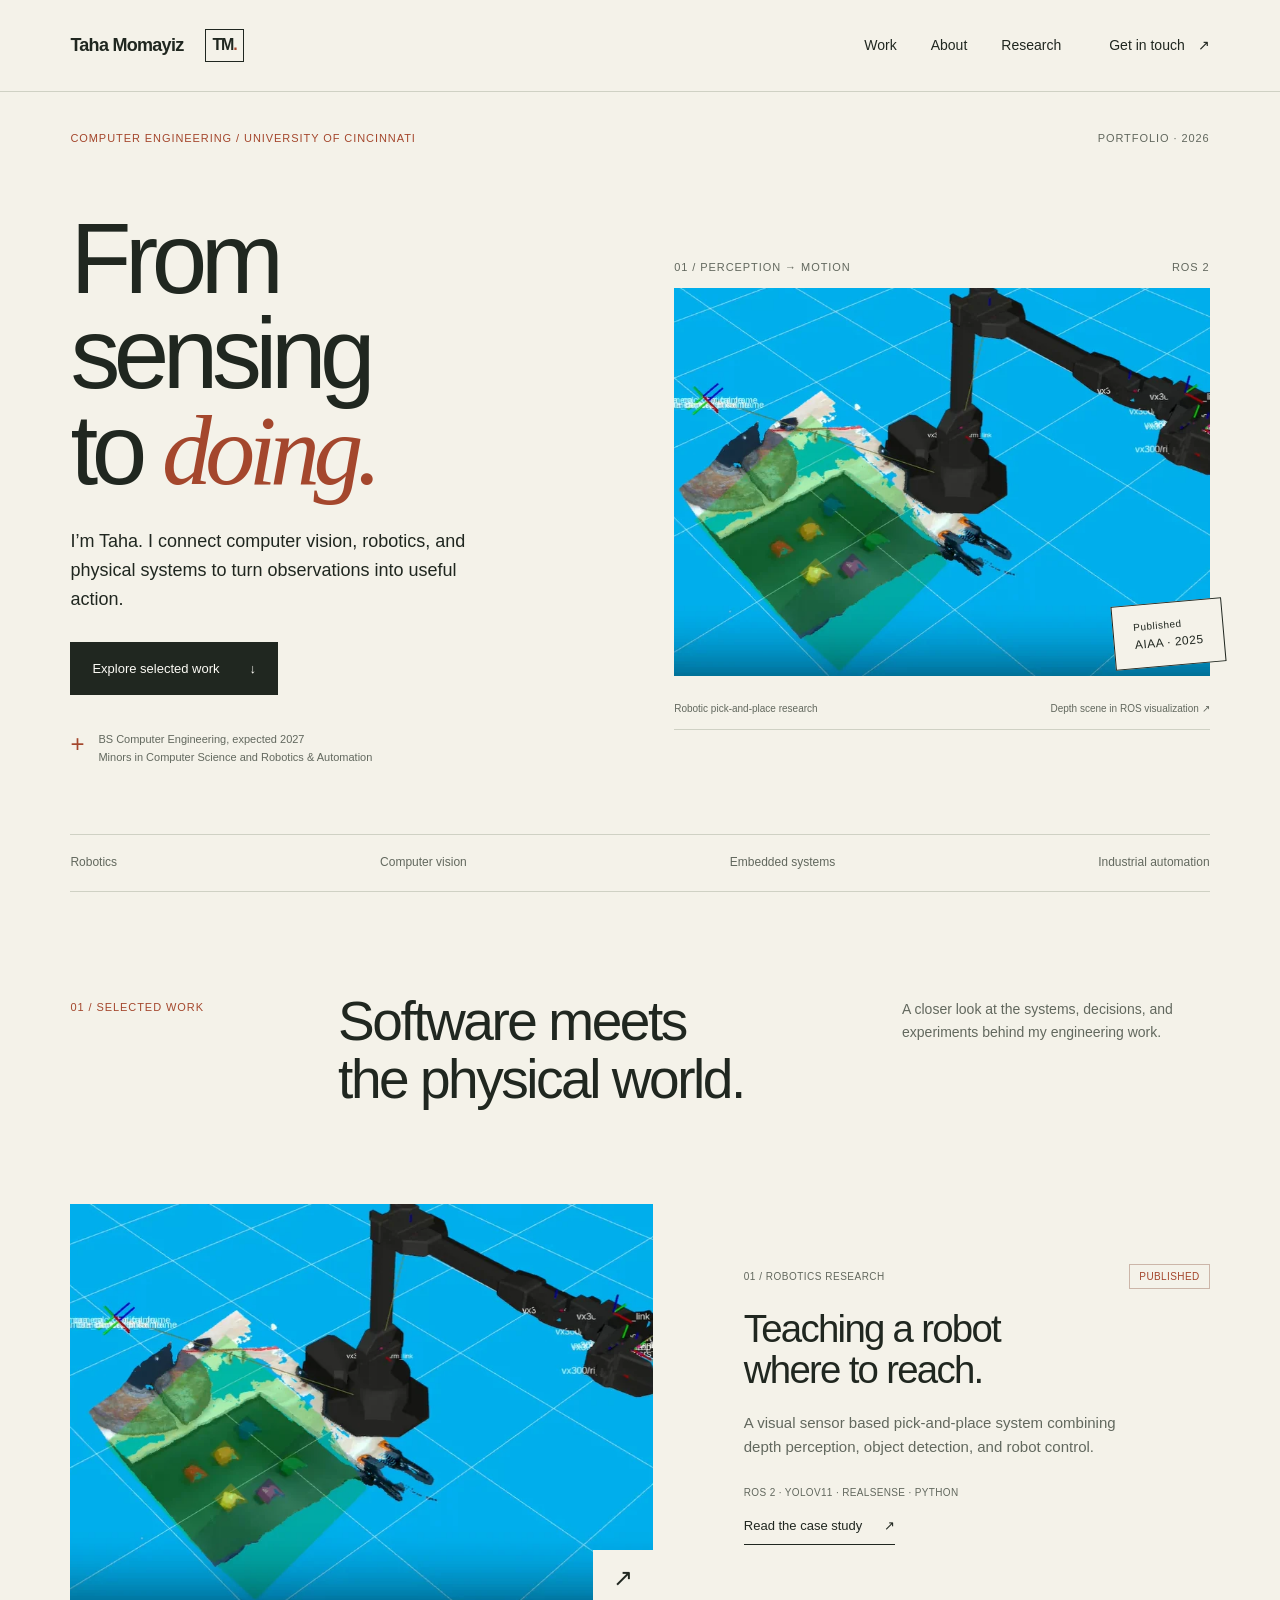
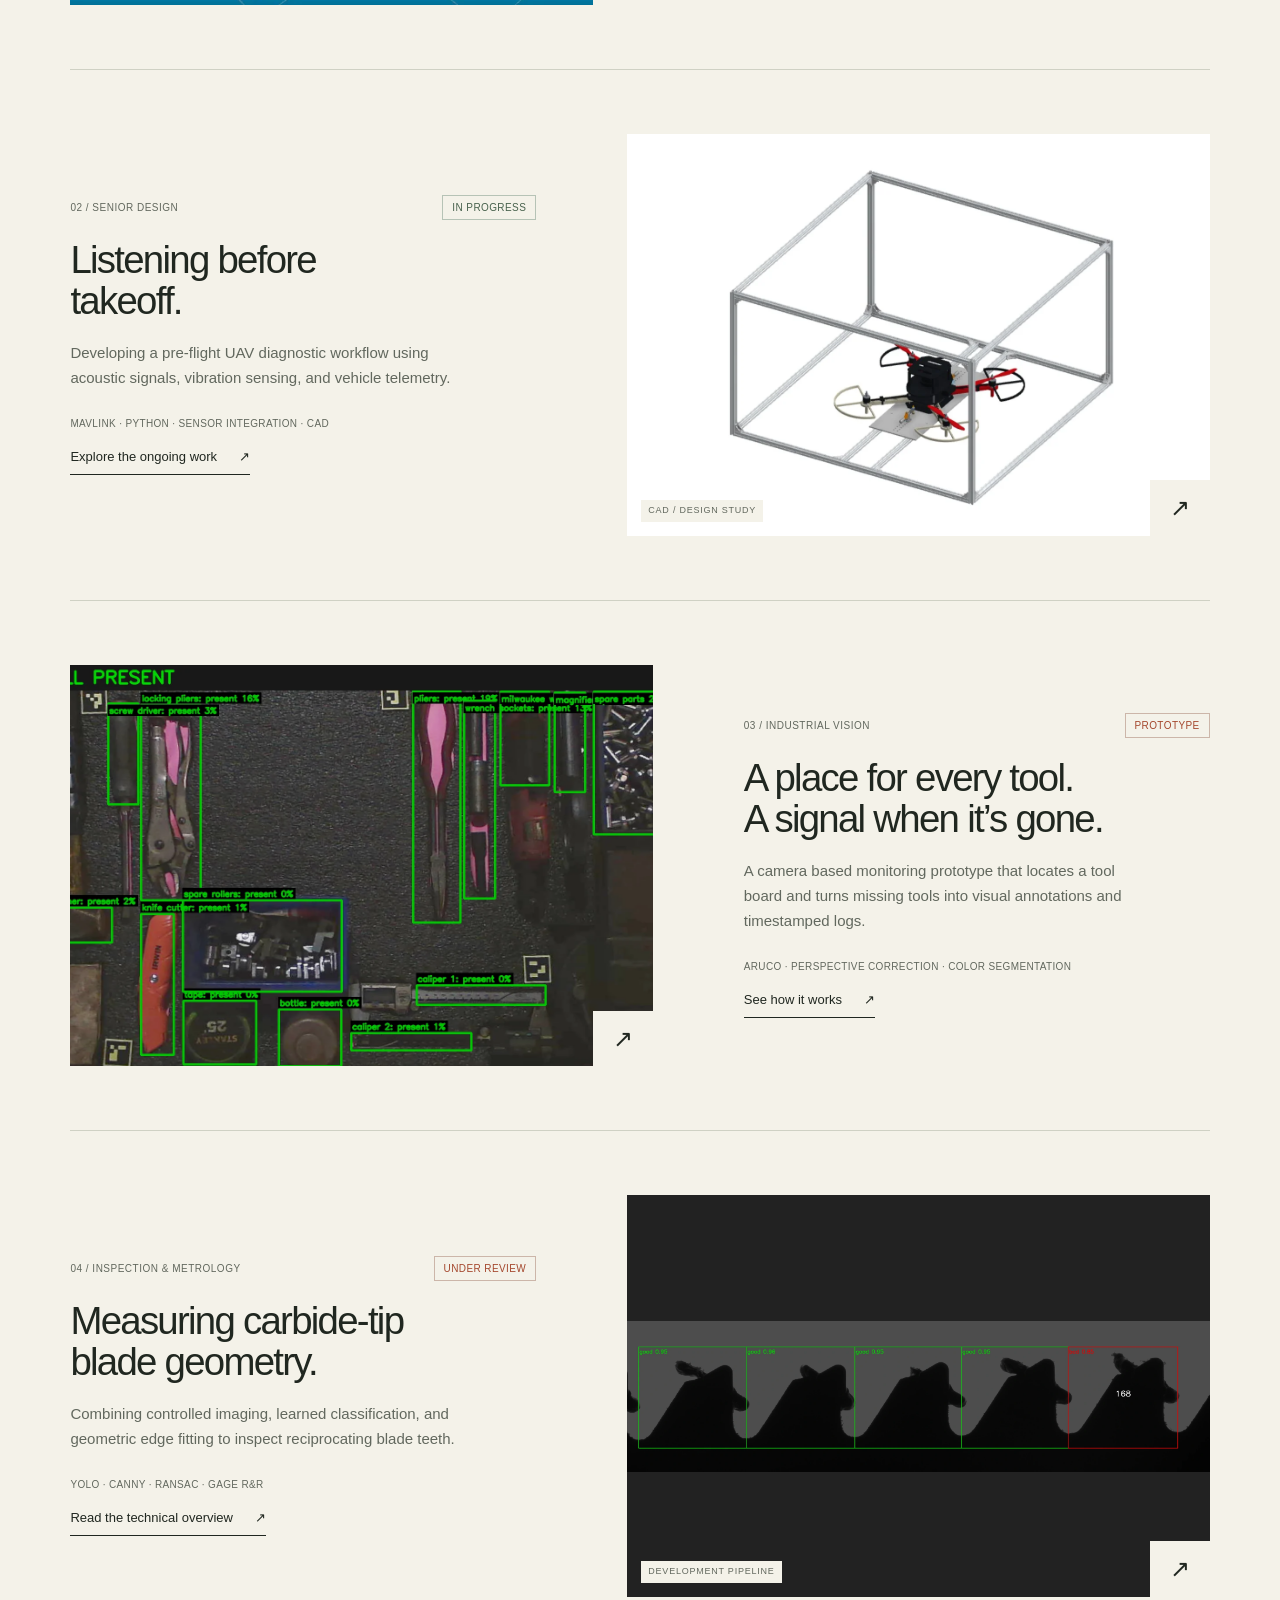
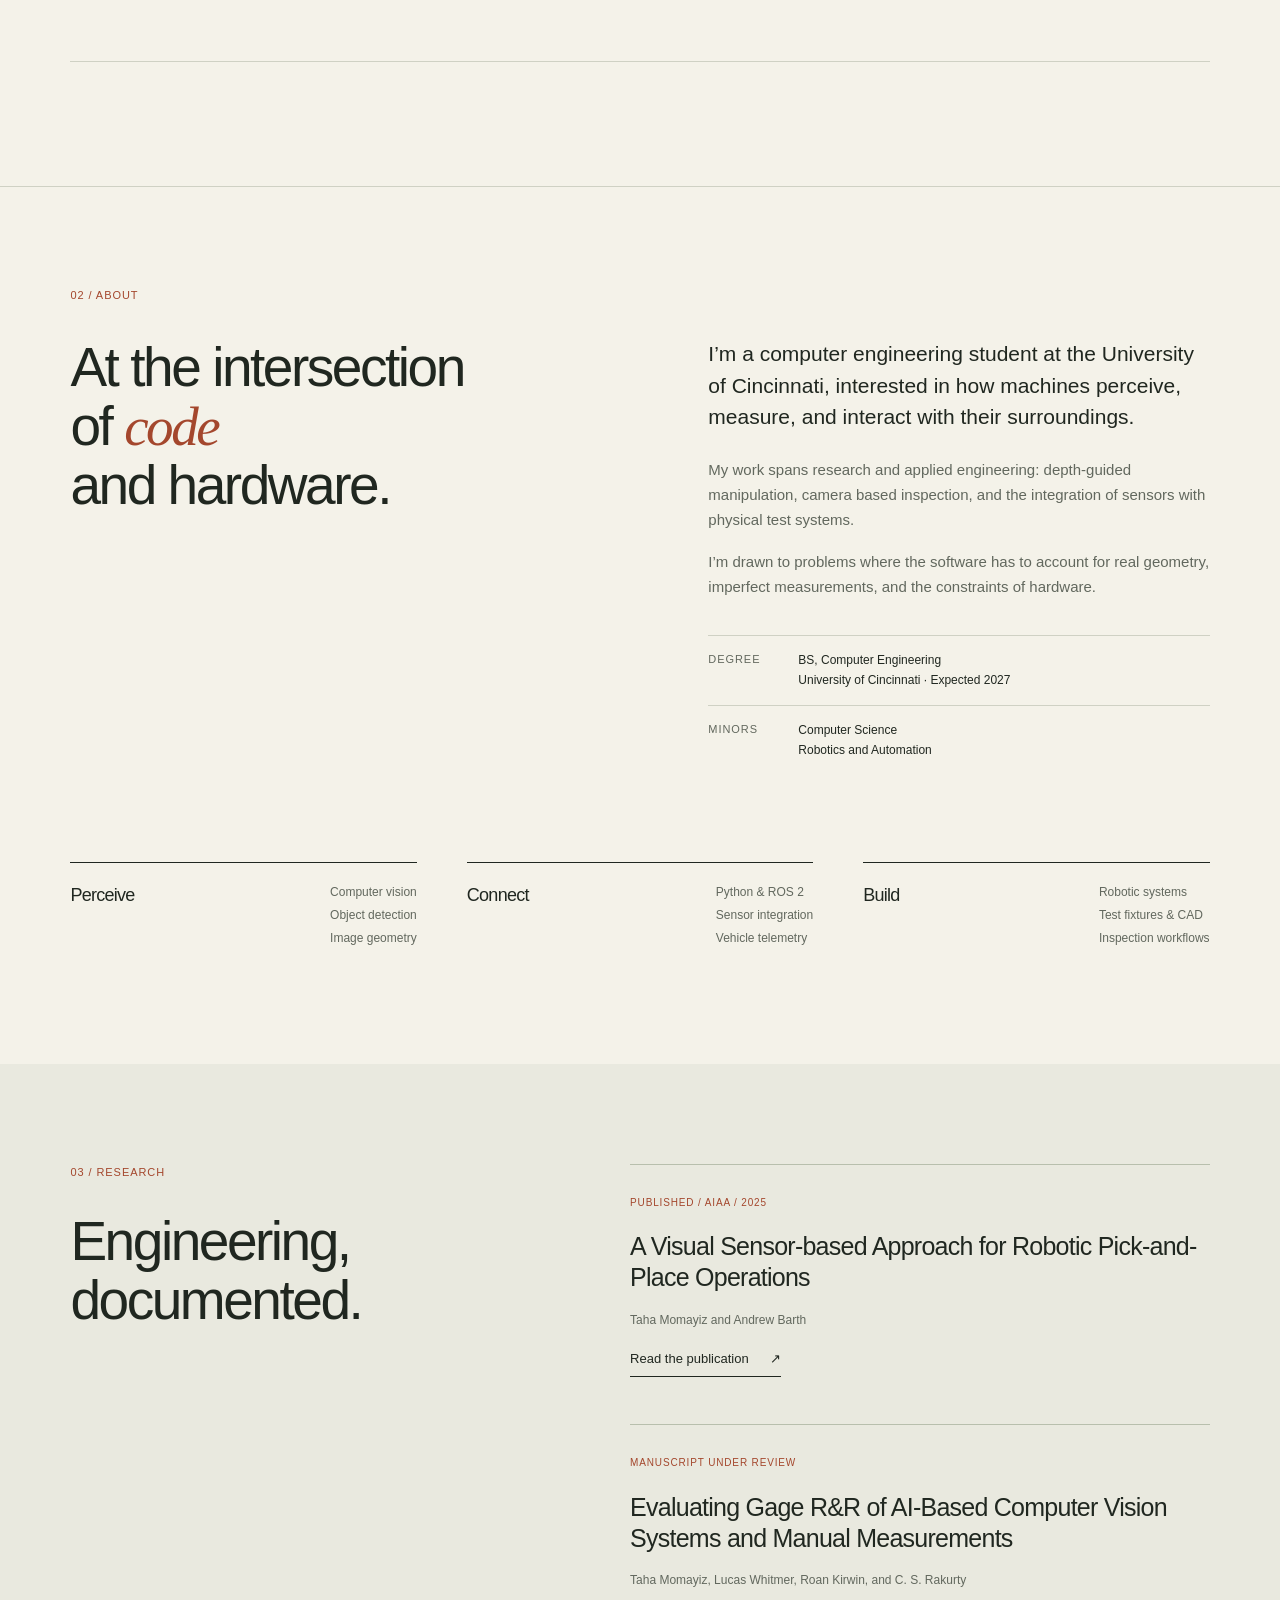
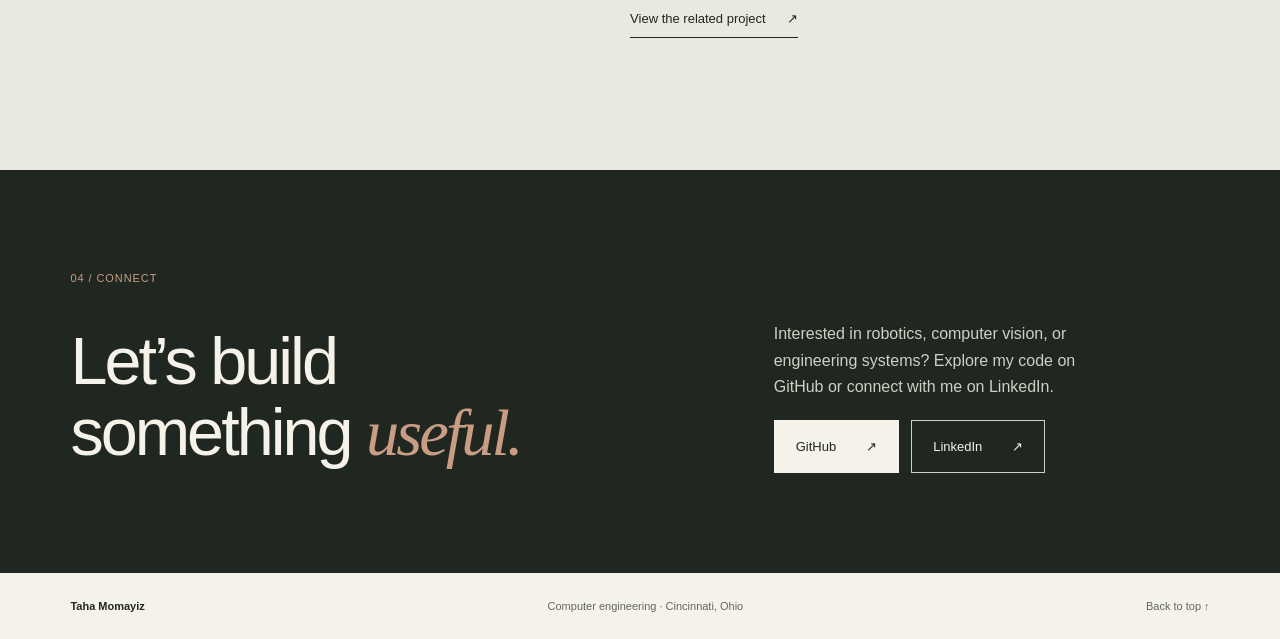
<file: index.html>
<!doctype html><html lang="en"><head><meta charset="utf-8"><meta name="viewport" content="width=device-width,initial-scale=1"><meta name="theme-color" content="#f4f2e9"><title>Taha Momayiz — Computer Engineering</title><meta name="description" content="Computer engineering portfolio of Taha Momayiz. Robotics research, UAV diagnostics, computer vision and industrial inspection."><meta property="og:title" content="Taha Momayiz — Computer Engineering"><meta property="og:description" content="Computer engineering portfolio of Taha Momayiz. Robotics research, UAV diagnostics, computer vision and industrial inspection."><meta property="og:type" content="website"><link rel="icon" href="assets/favicon.svg" type="image/svg+xml"><link rel="stylesheet" href="styles.css"><script src="site.js" defer></script></head><body><a class="skip" href="#main">Skip to content</a><header class="header"><a class="wordmark" href="#top" aria-label="Taha Momayiz home">Taha Momayiz<span class="mark">TM<span class="dot">.</span></span></a><button class="menu-toggle" aria-expanded="false" aria-controls="navigation">Menu <span aria-hidden="true">+</span></button><nav id="navigation" aria-label="Main navigation"><a href="#work">Work</a><a href="#about">About</a><a href="#research">Research</a><a class="nav-contact" href="#contact">Get in touch <span aria-hidden="true">↗</span></a></nav></header><main id="main"><section class="hero" id="top"><div class="hero-meta"><span class="eyebrow">Computer engineering / University of Cincinnati</span><span class="folio">Portfolio · 2026</span></div><div class="hero-grid"><div class="hero-copy"><h1>From sensing<br>to <em>doing.</em></h1><p class="hero-intro">I’m Taha. I connect computer vision, robotics, and physical systems to turn observations into useful action.</p><a class="button" href="#work">Explore selected work <span aria-hidden="true">↓</span></a><div class="hero-note"><span class="cross" aria-hidden="true">+</span><p>BS Computer Engineering, expected 2027<br>Minors in Computer Science and Robotics &amp; Automation</p></div></div><figure class="hero-figure"><div class="image-label"><span>01 / Perception → Motion</span><span>ROS 2</span></div><a href="projects/robotic-pick-and-place.html" aria-label="Explore robotic pick-and-place research"><img src="assets/robot-scene.webp" width="836" height="557" alt="ROS visualization showing a robotic arm beside a reconstructed workbench and colored objects" fetchpriority="high"></a><figcaption><span>Robotic pick-and-place research</span><span>Depth scene in ROS visualization ↗</span></figcaption><div class="hero-stamp">Published<br><strong>AIAA · 2025</strong></div></figure></div><div class="discipline-line"><span>Robotics</span><span>Computer vision</span><span>Embedded systems</span><span>Industrial automation</span></div></section>
<section class="work section" id="work"><div class="section-heading"><p class="eyebrow">01 / Selected work</p><h2>Software meets<br>the physical world.</h2><p class="section-intro">A closer look at the systems, decisions, and experiments behind my engineering work.</p></div>
<article class="project project-lead"><a class="project-image blue" href="projects/robotic-pick-and-place.html"><img src="assets/robot-scene.webp" width="836" height="557" alt="Robot and depth-camera point cloud in ROS visualization" loading="lazy"><span class="image-link" aria-hidden="true">↗</span></a><div class="project-copy"><div class="project-meta"><span>01 / Robotics research</span><span class="status">Published</span></div><h3><a href="projects/robotic-pick-and-place.html">Teaching a robot<br>where to reach.</a></h3><p>A visual sensor based pick-and-place system combining depth perception, object detection, and robot control.</p><p class="tech">ROS 2 · YOLOv11 · RealSense · Python</p><a class="text-link" href="projects/robotic-pick-and-place.html">Read the case study <span aria-hidden="true">↗</span></a></div></article>
<article class="project project-reverse"><a class="project-image cad" href="projects/uav-health-monitoring.html"><img src="assets/uav-mounted-rig.webp" width="991" height="866" alt="CAD rendering of a drone mounted inside the UAV testing enclosure frame" loading="lazy"><span class="media-type">CAD / design study</span><span class="image-link" aria-hidden="true">↗</span></a><div class="project-copy"><div class="project-meta"><span>02 / Senior design</span><span class="status ongoing">In progress</span></div><h3><a href="projects/uav-health-monitoring.html">Listening before<br>takeoff.</a></h3><p>Developing a pre-flight UAV diagnostic workflow using acoustic signals, vibration sensing, and vehicle telemetry.</p><p class="tech">MAVLink · Python · Sensor integration · CAD</p><a class="text-link" href="projects/uav-health-monitoring.html">Explore the ongoing work <span aria-hidden="true">↗</span></a></div></article>
<article class="project"><a class="project-image" href="projects/tool-board-monitoring.html"><img src="assets/tool-present.webp" width="1400" height="882" alt="Tool-board monitoring output with green outlines marking present tools" loading="lazy"><span class="image-link" aria-hidden="true">↗</span></a><div class="project-copy"><div class="project-meta"><span>03 / Industrial vision</span><span class="status">Prototype</span></div><h3><a href="projects/tool-board-monitoring.html">A place for every tool.<br>A signal when it’s gone.</a></h3><p>A camera based monitoring prototype that locates a tool board and turns missing tools into visual annotations and timestamped logs.</p><p class="tech">ArUco · Perspective correction · Color segmentation</p><a class="text-link" href="projects/tool-board-monitoring.html">See how it works <span aria-hidden="true">↗</span></a></div></article>
<article class="project project-reverse"><a class="project-image blade-preview" href="projects/blade-inspection.html"><img src="assets/blade-classification.webp" alt="Development-stage tooth silhouettes with classification overlays" loading="lazy"><span class="media-type">Development pipeline</span><span class="image-link" aria-hidden="true">↗</span></a><div class="project-copy"><div class="project-meta"><span>04 / Inspection &amp; metrology</span><span class="status">Under review</span></div><h3><a href="projects/blade-inspection.html">Measuring carbide-tip<br>blade geometry.</a></h3><p>Combining controlled imaging, learned classification, and geometric edge fitting to inspect reciprocating blade teeth.</p><p class="tech">YOLO · Canny · RANSAC · Gage R&amp;R</p><a class="text-link" href="projects/blade-inspection.html">Read the technical overview <span aria-hidden="true">↗</span></a></div></article></section>
<section class="about section" id="about"><p class="eyebrow">02 / About</p><div class="about-grid"><h2>At the intersection<br>of <em>code</em><br>and hardware.</h2><div class="about-copy"><p class="large-copy">I’m a computer engineering student at the University of Cincinnati, interested in how machines perceive, measure, and interact with their surroundings.</p><p>My work spans research and applied engineering: depth-guided manipulation, camera based inspection, and the integration of sensors with physical test systems.</p><p>I’m drawn to problems where the software has to account for real geometry, imperfect measurements, and the constraints of hardware.</p><dl class="education"><div><dt>Degree</dt><dd>BS, Computer Engineering<br>University of Cincinnati · Expected 2027</dd></div><div><dt>Minors</dt><dd>Computer Science<br>Robotics and Automation</dd></div></dl></div></div><div class="capabilities"><div><span>Perceive</span><p>Computer vision<br>Object detection<br>Image geometry</p></div><div><span>Connect</span><p>Python &amp; ROS 2<br>Sensor integration<br>Vehicle telemetry</p></div><div><span>Build</span><p>Robotic systems<br>Test fixtures &amp; CAD<br>Inspection workflows</p></div></div></section>
<section class="research section" id="research"><div><p class="eyebrow">03 / Research</p><h2>Engineering,<br>documented.</h2></div><div class="publication-list"><article><span class="publication-status">Published / AIAA / 2025</span><h3>A Visual Sensor-based Approach for Robotic Pick-and-Place Operations</h3><p>Taha Momayiz and Andrew Barth</p><a class="text-link" href="https://doi.org/10.2514/6.2025-100515" target="_blank" rel="noopener noreferrer">Read the publication <span aria-hidden="true">↗</span><span class="sr-only"> (opens in a new tab)</span></a></article><article><span class="publication-status">Manuscript under review</span><h3>Evaluating Gage R&amp;R of AI-Based Computer Vision Systems and Manual Measurements</h3><p>Taha Momayiz, Lucas Whitmer, Roan Kirwin, and C. S. Rakurty</p><a class="text-link" href="projects/blade-inspection.html">View the related project <span aria-hidden="true">↗</span></a></article></div></section>
<section class="contact section" id="contact"><p class="eyebrow">04 / Connect</p><div class="contact-grid"><h2>Let’s build<br>something <em>useful.</em></h2><div><p>Interested in robotics, computer vision, or engineering systems? Explore my code on GitHub or connect with me on LinkedIn.</p><div class="contact-actions"><a class="button button-light" href="https://github.com/YumTaha" target="_blank" rel="noopener noreferrer">GitHub <span aria-hidden="true">↗</span><span class="sr-only"> (opens in a new tab)</span></a><a class="button button-outline" href="https://www.linkedin.com/in/taha-momayiz/" target="_blank" rel="noopener noreferrer">LinkedIn <span aria-hidden="true">↗</span><span class="sr-only"> (opens in a new tab)</span></a></div></div></div></section></main><footer class="footer"><a href="index.html">Taha Momayiz</a><span>Computer engineering · Cincinnati, Ohio</span><a href="#top">Back to top ↑</a></footer></body></html>
</file>
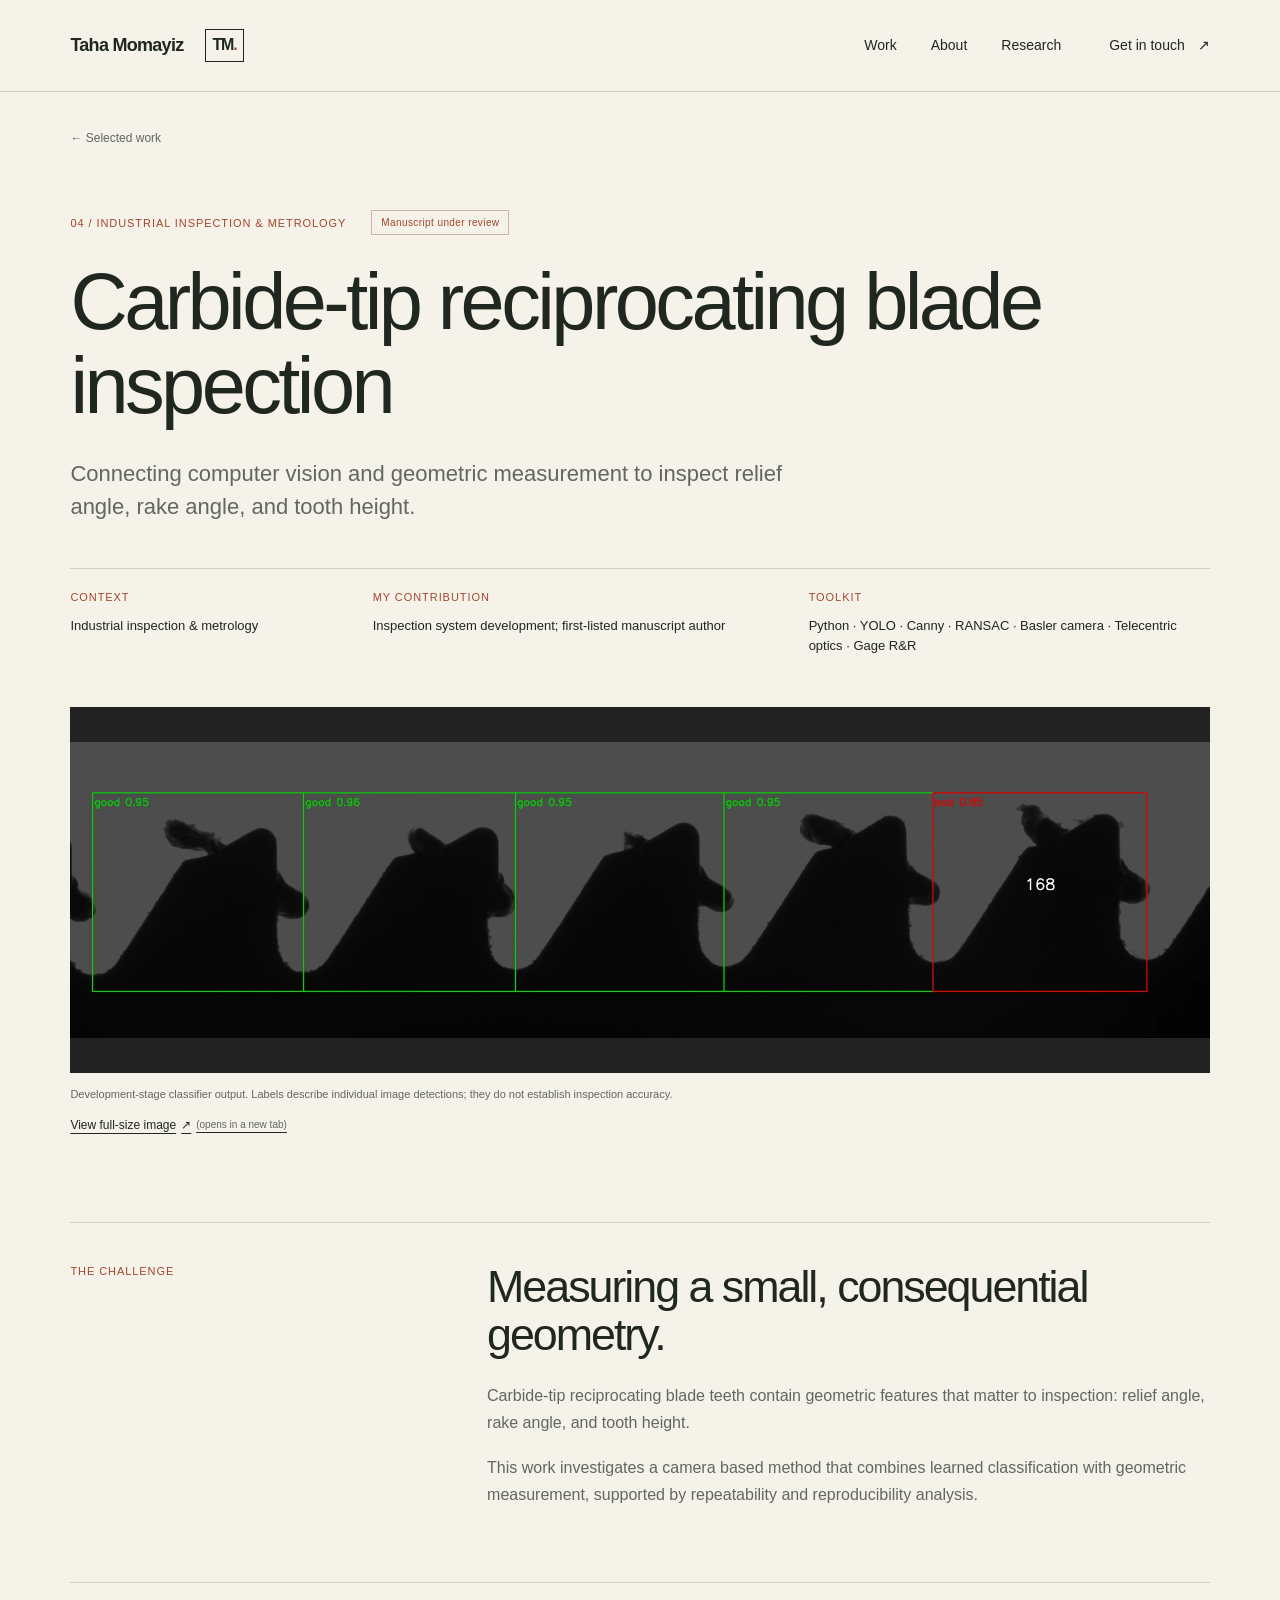
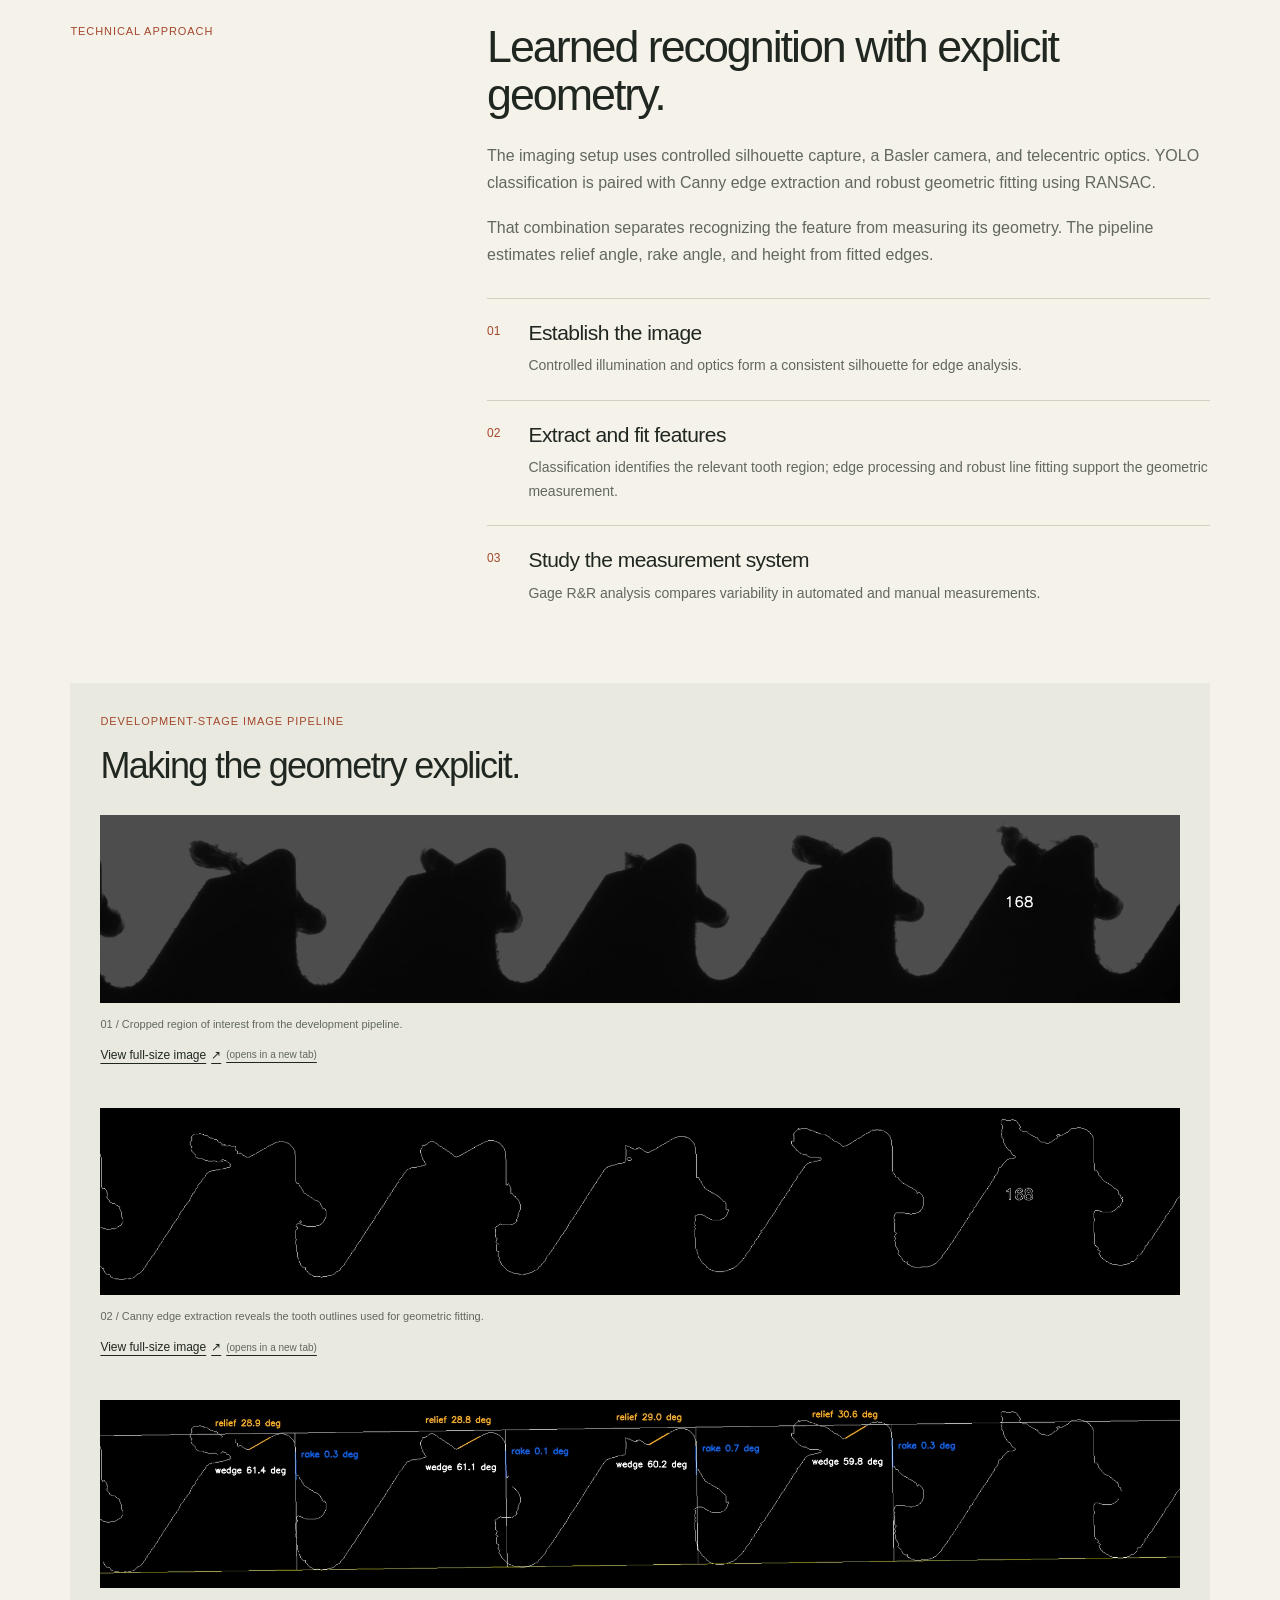
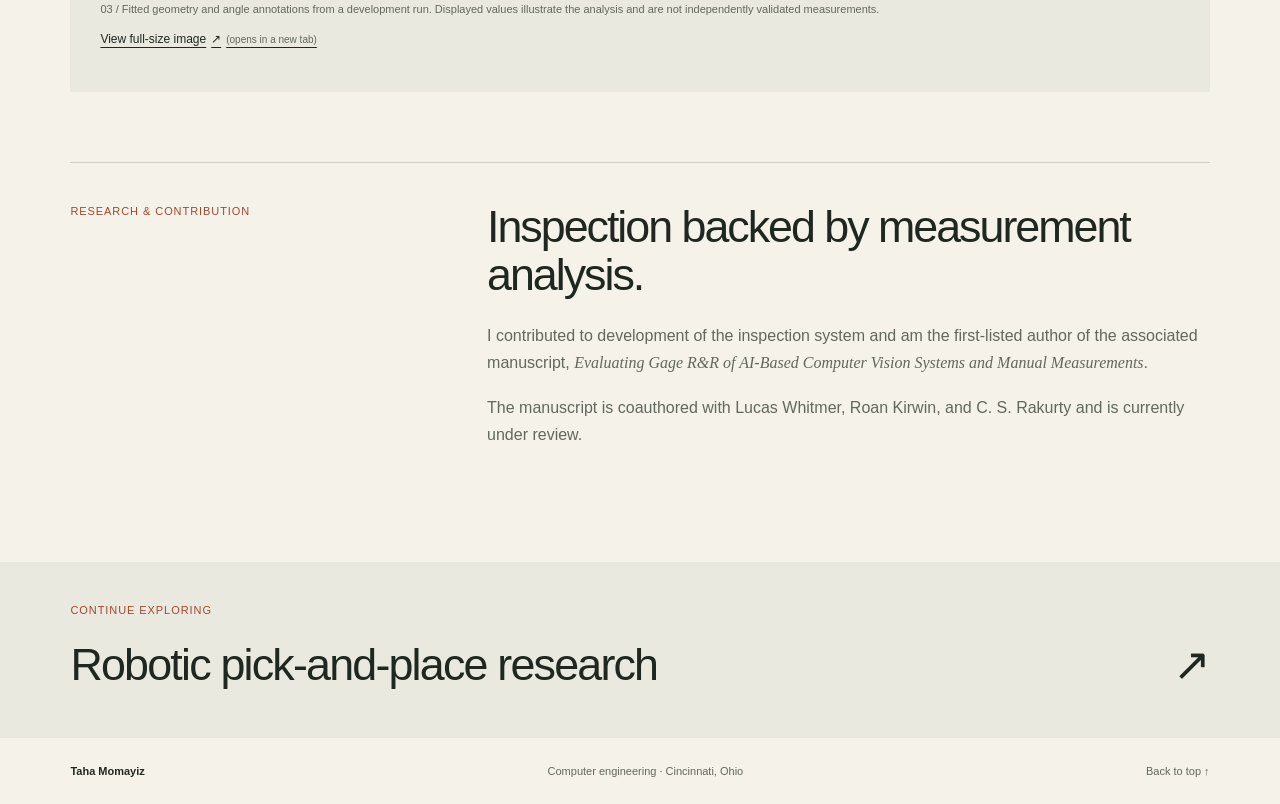
<file: projects/blade-inspection.html>
<!doctype html><html lang="en"><head><meta charset="utf-8"><meta name="viewport" content="width=device-width,initial-scale=1"><meta name="theme-color" content="#f4f2e9"><title>Carbide-tip reciprocating blade inspection — Taha Momayiz</title><meta name="description" content="Camera inspection of carbide-tip reciprocating blade teeth using silhouette imaging, classification, geometric fitting, and Gage R&R analysis."><meta property="og:title" content="Carbide-tip reciprocating blade inspection — Taha Momayiz"><meta property="og:description" content="Camera inspection of carbide-tip reciprocating blade teeth using silhouette imaging, classification, geometric fitting, and Gage R&R analysis."><meta property="og:type" content="website"><link rel="icon" href="../assets/favicon.svg" type="image/svg+xml"><link rel="stylesheet" href="../styles.css"><script src="../site.js" defer></script></head><body><a class="skip" href="#main">Skip to content</a><header class="header"><a class="wordmark" href="../index.html" aria-label="Taha Momayiz home">Taha Momayiz<span class="mark">TM<span class="dot">.</span></span></a><button class="menu-toggle" aria-expanded="false" aria-controls="navigation">Menu <span aria-hidden="true">+</span></button><nav id="navigation" aria-label="Main navigation"><a href="../index.html#work">Work</a><a href="../index.html#about">About</a><a href="../index.html#research">Research</a><a class="nav-contact" href="../index.html#contact">Get in touch <span aria-hidden="true">↗</span></a></nav></header><main id="main"><section class="case-hero" id="top"><a class="back-link" href="../index.html#work">← Selected work</a><div class="case-heading"><p class="eyebrow">04 / Industrial inspection &amp; metrology</p><span class="status">Manuscript under review</span></div><h1>Carbide-tip reciprocating blade inspection</h1><p class="case-lead">Connecting computer vision and geometric measurement to inspect relief angle, rake angle, and tooth height.</p><dl class="case-facts"><div><dt>Context</dt><dd>Industrial inspection &amp; metrology</dd></div><div><dt>My contribution</dt><dd>Inspection system development; first-listed manuscript author</dd></div><div><dt>Toolkit</dt><dd>Python · YOLO · Canny · RANSAC · Basler camera · Telecentric optics · Gage R&R</dd></div></dl><figure class="case-cover blade-cover"><img src="../assets/blade-classification.webp" width="2000" height="519" alt="Development output showing five blade tooth silhouettes with YOLO classification boxes" loading="lazy"><figcaption>Development-stage classifier output. Labels describe individual image detections; they do not establish inspection accuracy.</figcaption><a class="image-expand" href="../assets/blade-classification.webp" target="_blank" rel="noopener noreferrer">View full-size image<span class="sr-only">: Development output showing five blade tooth silhouettes with YOLO classification boxes</span> ↗ <span class="new-tab-hint">(opens in a new tab)</span></a></figure></section><div class="case-body"><section class="case-section"><p class="eyebrow">The challenge</p><div><h2>Measuring a small, consequential geometry.</h2><p>Carbide-tip reciprocating blade teeth contain geometric features that matter to inspection: relief angle, rake angle, and tooth height.</p><p>This work investigates a camera based method that combines learned classification with geometric measurement, supported by repeatability and reproducibility analysis.</p></div></section><section class="case-section"><p class="eyebrow">Technical approach</p><div><h2>Learned recognition with explicit geometry.</h2><p>The imaging setup uses controlled silhouette capture, a Basler camera, and telecentric optics. YOLO classification is paired with Canny edge extraction and robust geometric fitting using RANSAC.</p><p>That combination separates recognizing the feature from measuring its geometry. The pipeline estimates relief angle, rake angle, and height from fitted edges.</p><ol class="process"><li><span>01</span><div><h3>Establish the image</h3><p>Controlled illumination and optics form a consistent silhouette for edge analysis.</p></div></li><li><span>02</span><div><h3>Extract and fit features</h3><p>Classification identifies the relevant tooth region; edge processing and robust line fitting support the geometric measurement.</p></div></li><li><span>03</span><div><h3>Study the measurement system</h3><p>Gage R&amp;R analysis compares variability in automated and manual measurements.</p></div></li></ol></div></section><section class="pipeline-gallery"><p class="eyebrow">Development-stage image pipeline</p><h2>Making the geometry explicit.</h2><figure class=""><img src="../assets/blade-silhouette.webp" width="2000" height="348" alt="Cropped grayscale silhouette image of blade teeth" loading="lazy"><figcaption>01 / Cropped region of interest from the development pipeline.</figcaption><a class="image-expand" href="../assets/blade-silhouette.webp" target="_blank" rel="noopener noreferrer">View full-size image<span class="sr-only">: Cropped grayscale silhouette image of blade teeth</span> ↗ <span class="new-tab-hint">(opens in a new tab)</span></a></figure><figure class=""><img src="../assets/blade-edges.webp" width="2000" height="348" alt="Canny edge image outlining blade teeth" loading="lazy"><figcaption>02 / Canny edge extraction reveals the tooth outlines used for geometric fitting.</figcaption><a class="image-expand" href="../assets/blade-edges.webp" target="_blank" rel="noopener noreferrer">View full-size image<span class="sr-only">: Canny edge image outlining blade teeth</span> ↗ <span class="new-tab-hint">(opens in a new tab)</span></a></figure><figure class=""><img src="../assets/blade-angles.webp" width="2000" height="348" alt="Diagnostic plot of tooth geometry with fitted lines and angle annotations" loading="lazy"><figcaption>03 / Fitted geometry and angle annotations from a development run. Displayed values illustrate the analysis and are not independently validated measurements.</figcaption><a class="image-expand" href="../assets/blade-angles.webp" target="_blank" rel="noopener noreferrer">View full-size image<span class="sr-only">: Diagnostic plot of tooth geometry with fitted lines and angle annotations</span> ↗ <span class="new-tab-hint">(opens in a new tab)</span></a></figure></section><section class="case-section"><p class="eyebrow">Research &amp; contribution</p><div><h2>Inspection backed by measurement analysis.</h2><p>I contributed to development of the inspection system and am the first-listed author of the associated manuscript, <em>Evaluating Gage R&amp;R of AI-Based Computer Vision Systems and Manual Measurements</em>.</p><p>The manuscript is coauthored with Lucas Whitmer, Roan Kirwin, and C. S. Rakurty and is currently under review.</p></div></section></div><section class="next-project"><p class="eyebrow">Continue exploring</p><a href="robotic-pick-and-place.html">Robotic pick-and-place research<span aria-hidden="true">↗</span></a></section></main><footer class="footer"><a href="../index.html">Taha Momayiz</a><span>Computer engineering · Cincinnati, Ohio</span><a href="#top">Back to top ↑</a></footer></body></html>
</file>
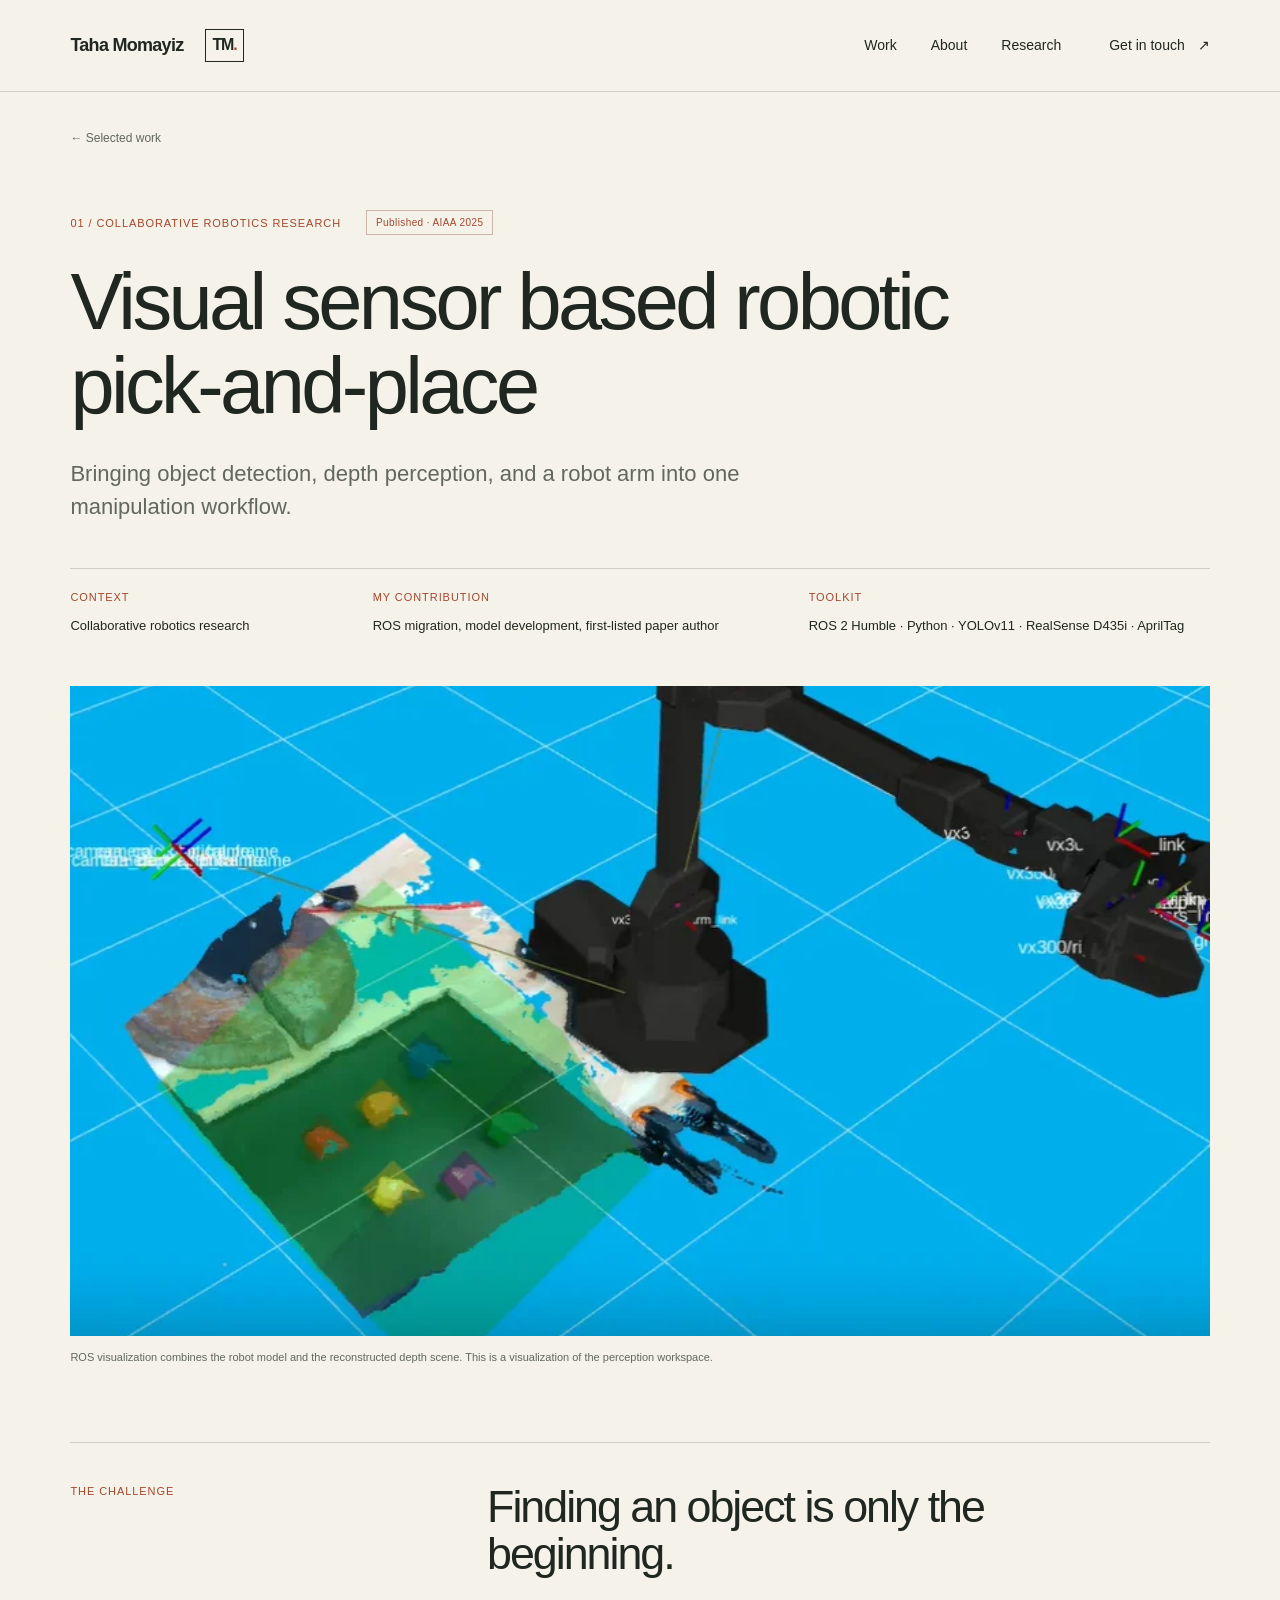
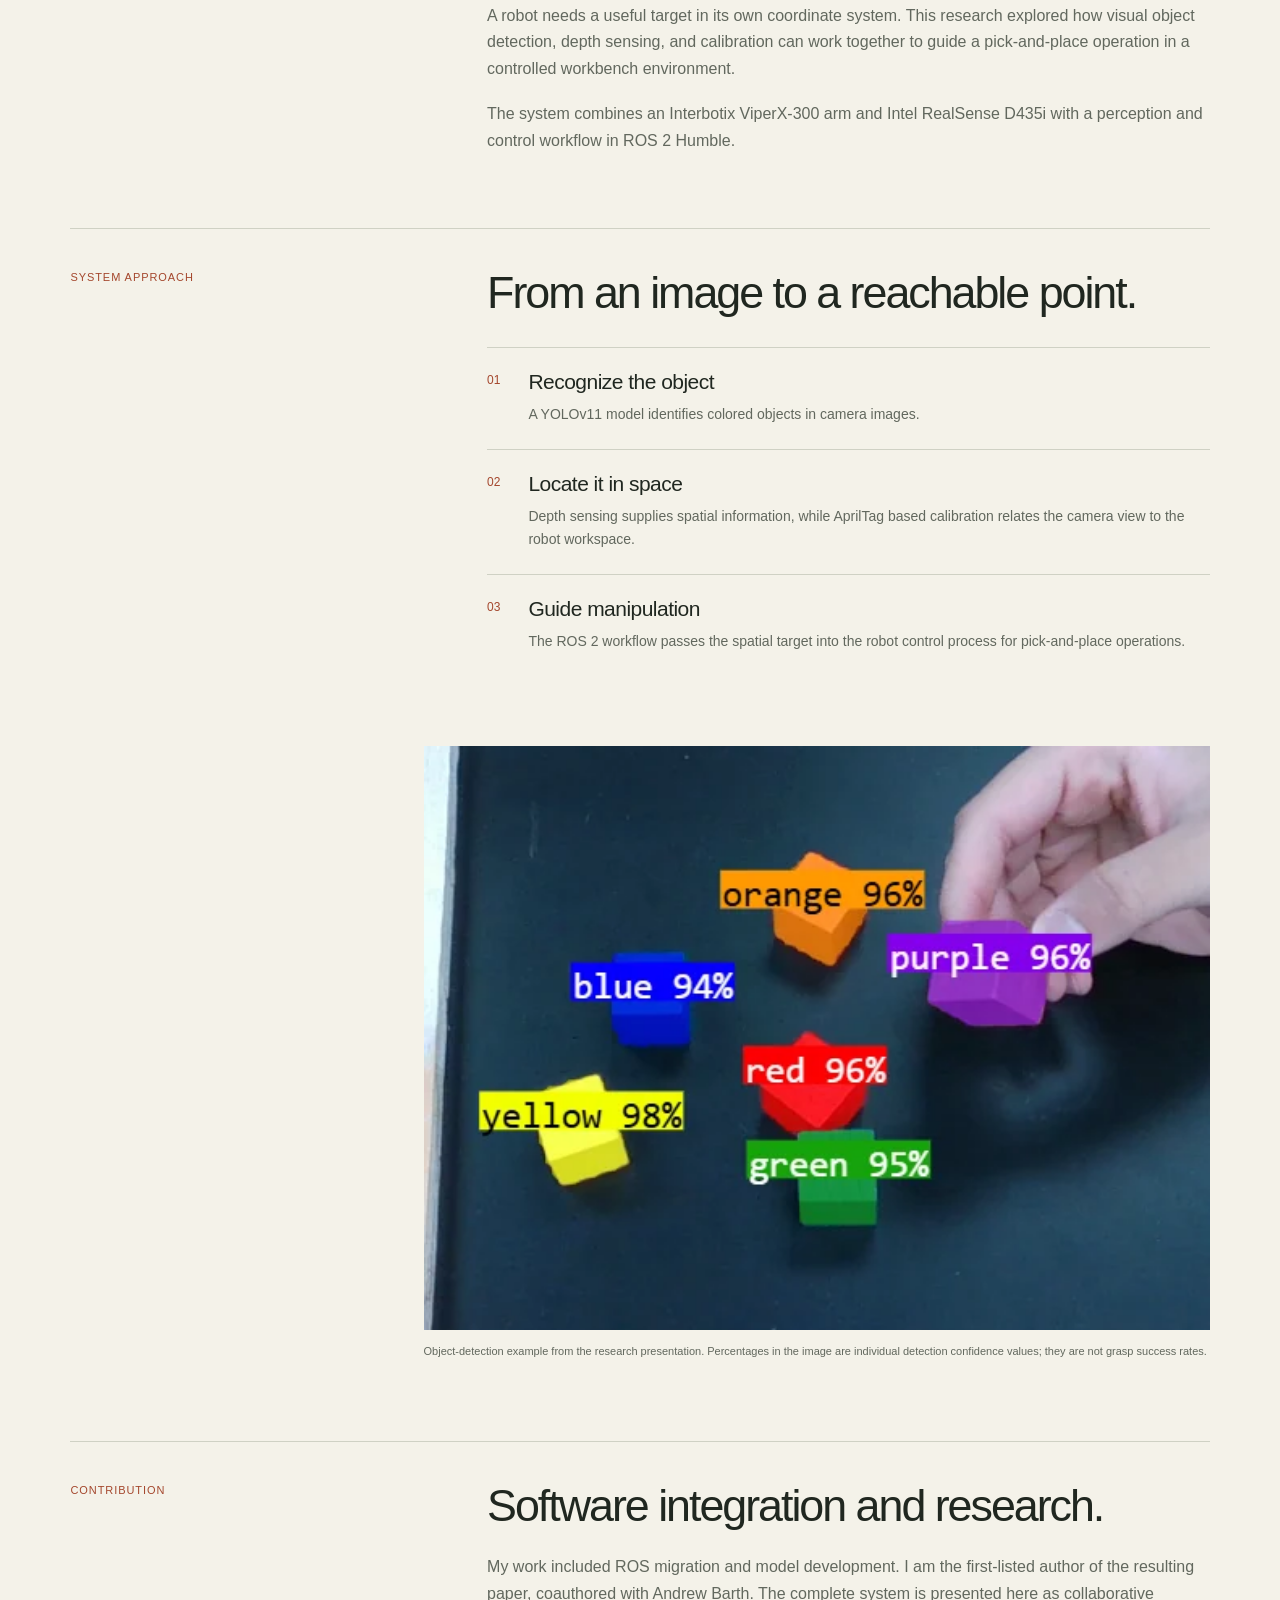
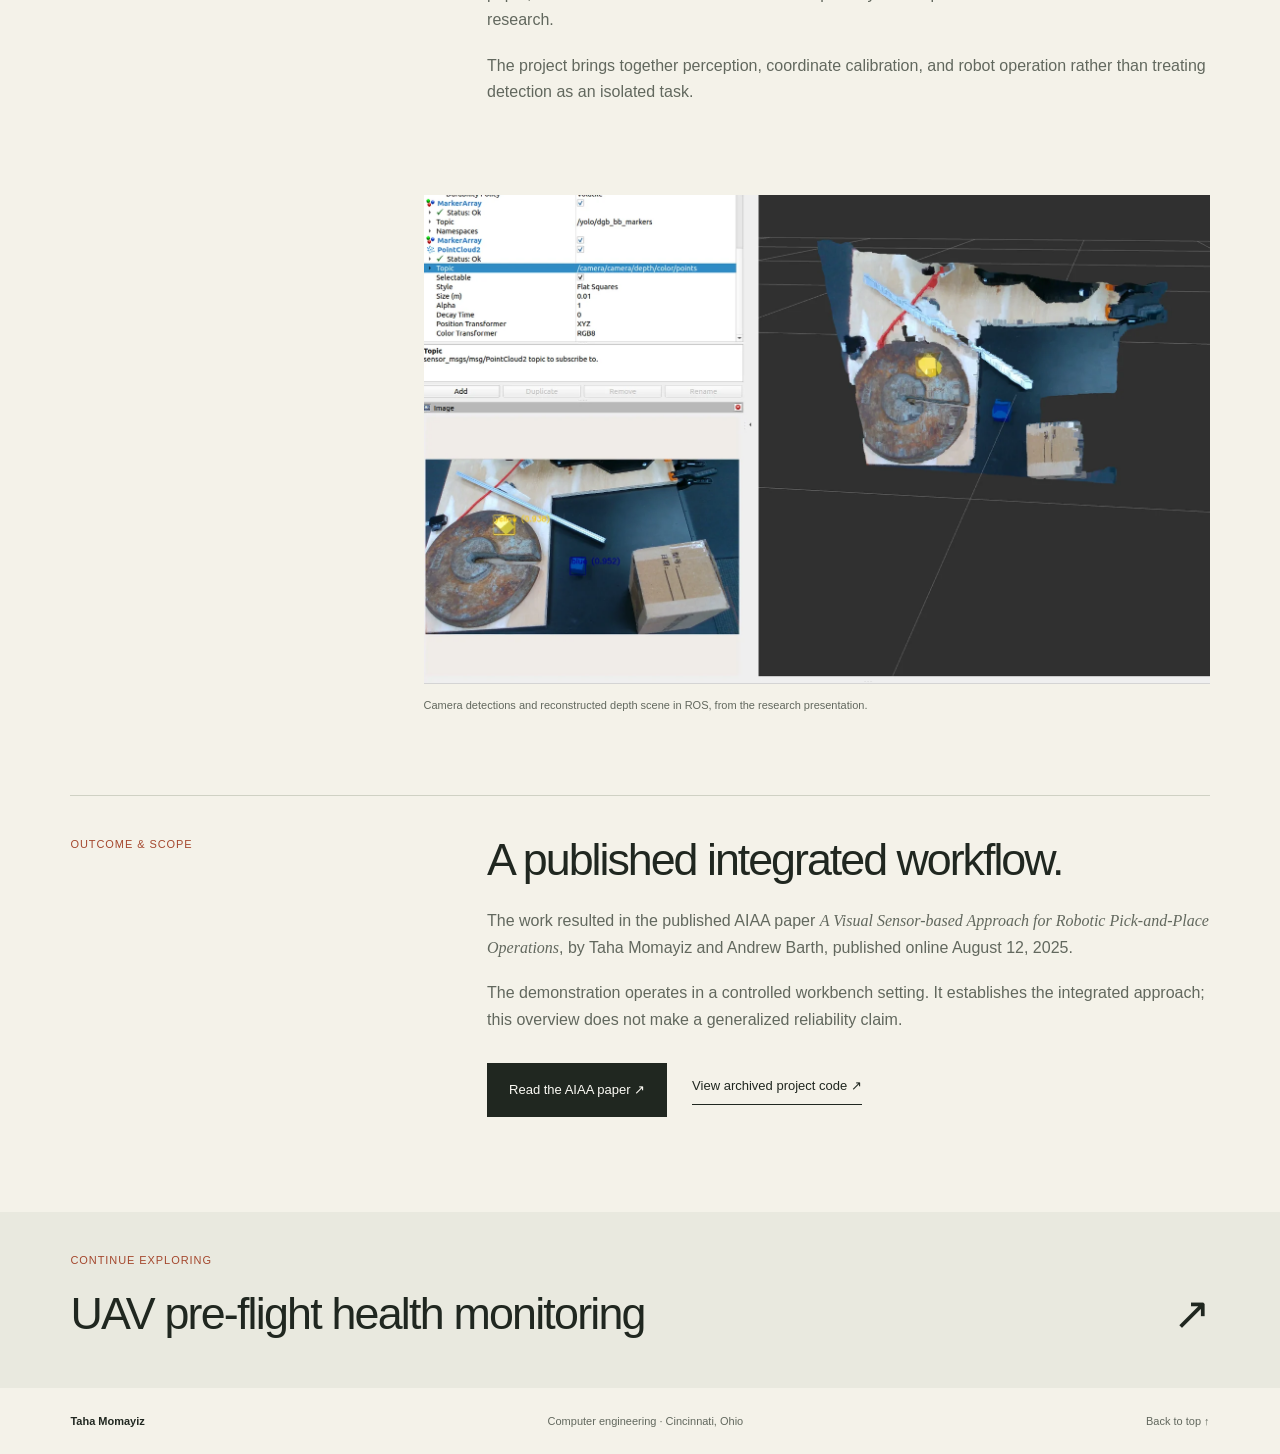
<file: projects/robotic-pick-and-place.html>
<!doctype html><html lang="en"><head><meta charset="utf-8"><meta name="viewport" content="width=device-width,initial-scale=1"><meta name="theme-color" content="#f4f2e9"><title>Visual sensor based robotic pick-and-place — Taha Momayiz</title><meta name="description" content="Published robotics research combining ROS 2, YOLOv11, RealSense depth sensing, and AprilTag calibration."><meta property="og:title" content="Visual sensor based robotic pick-and-place — Taha Momayiz"><meta property="og:description" content="Published robotics research combining ROS 2, YOLOv11, RealSense depth sensing, and AprilTag calibration."><meta property="og:type" content="website"><link rel="icon" href="../assets/favicon.svg" type="image/svg+xml"><link rel="stylesheet" href="../styles.css"><script src="../site.js" defer></script></head><body><a class="skip" href="#main">Skip to content</a><header class="header"><a class="wordmark" href="../index.html" aria-label="Taha Momayiz home">Taha Momayiz<span class="mark">TM<span class="dot">.</span></span></a><button class="menu-toggle" aria-expanded="false" aria-controls="navigation">Menu <span aria-hidden="true">+</span></button><nav id="navigation" aria-label="Main navigation"><a href="../index.html#work">Work</a><a href="../index.html#about">About</a><a href="../index.html#research">Research</a><a class="nav-contact" href="../index.html#contact">Get in touch <span aria-hidden="true">↗</span></a></nav></header><main id="main"><section class="case-hero" id="top"><a class="back-link" href="../index.html#work">← Selected work</a><div class="case-heading"><p class="eyebrow">01 / Collaborative robotics research</p><span class="status">Published · AIAA 2025</span></div><h1>Visual sensor based robotic pick-and-place</h1><p class="case-lead">Bringing object detection, depth perception, and a robot arm into one manipulation workflow.</p><dl class="case-facts"><div><dt>Context</dt><dd>Collaborative robotics research</dd></div><div><dt>My contribution</dt><dd>ROS migration, model development, first-listed paper author</dd></div><div><dt>Toolkit</dt><dd>ROS 2 Humble · Python · YOLOv11 · RealSense D435i · AprilTag</dd></div></dl><figure class="case-cover"><img src="../assets/robot-scene.webp" width="836" height="557" alt="ROS visualization of a ViperX-300 robotic arm, colored blocks and a reconstructed workbench" loading="lazy"><figcaption>ROS visualization combines the robot model and the reconstructed depth scene. This is a visualization of the perception workspace.</figcaption></figure></section><div class="case-body"><section class="case-section"><p class="eyebrow">The challenge</p><div><h2>Finding an object is only the beginning.</h2><p>A robot needs a useful target in its own coordinate system. This research explored how visual object detection, depth sensing, and calibration can work together to guide a pick-and-place operation in a controlled workbench environment.</p><p>The system combines an Interbotix ViperX-300 arm and Intel RealSense D435i with a perception and control workflow in ROS 2 Humble.</p></div></section><section class="case-section"><p class="eyebrow">System approach</p><div><h2>From an image to a reachable point.</h2><ol class="process"><li><span>01</span><div><h3>Recognize the object</h3><p>A YOLOv11 model identifies colored objects in camera images.</p></div></li><li><span>02</span><div><h3>Locate it in space</h3><p>Depth sensing supplies spatial information, while AprilTag based calibration relates the camera view to the robot workspace.</p></div></li><li><span>03</span><div><h3>Guide manipulation</h3><p>The ROS 2 workflow passes the spatial target into the robot control process for pick-and-place operations.</p></div></li></ol></div></section><figure class="inline-figure"><img src="../assets/robot-detection.webp" width="486" height="361" alt="Colored objects with YOLO classification labels overlaid" loading="lazy"><figcaption>Object-detection example from the research presentation. Percentages in the image are individual detection confidence values; they are not grasp success rates.</figcaption></figure><section class="case-section"><p class="eyebrow">Contribution</p><div><h2>Software integration and research.</h2><p>My work included ROS migration and model development. I am the first-listed author of the resulting paper, coauthored with Andrew Barth. The complete system is presented here as collaborative research.</p><p>The project brings together perception, coordinate calibration, and robot operation rather than treating detection as an isolated task.</p></div></section><figure class="inline-figure"><img src="../assets/robot-calibration.webp" width="1600" height="997" alt="ROS interface showing camera images, detected objects, and a reconstructed depth scene" loading="lazy"><figcaption>Camera detections and reconstructed depth scene in ROS, from the research presentation.</figcaption></figure><section class="case-section"><p class="eyebrow">Outcome &amp; scope</p><div><h2>A published integrated workflow.</h2><p>The work resulted in the published AIAA paper <em>A Visual Sensor-based Approach for Robotic Pick-and-Place Operations</em>, by Taha Momayiz and Andrew Barth, published online August 12, 2025.</p><p>The demonstration operates in a controlled workbench setting. It establishes the integrated approach; this overview does not make a generalized reliability claim.</p><div class="case-links"><a class="button" href="https://doi.org/10.2514/6.2025-100515" target="_blank" rel="noopener noreferrer">Read the AIAA paper ↗<span class="sr-only"> (opens in a new tab)</span></a><a class="text-link" href="https://github.com/YumTaha/robot-vision" target="_blank" rel="noopener noreferrer">View archived project code ↗<span class="sr-only"> (opens in a new tab)</span></a></div></div></section></div><section class="next-project"><p class="eyebrow">Continue exploring</p><a href="uav-health-monitoring.html">UAV pre-flight health monitoring<span aria-hidden="true">↗</span></a></section></main><footer class="footer"><a href="../index.html">Taha Momayiz</a><span>Computer engineering · Cincinnati, Ohio</span><a href="#top">Back to top ↑</a></footer></body></html>
</file>
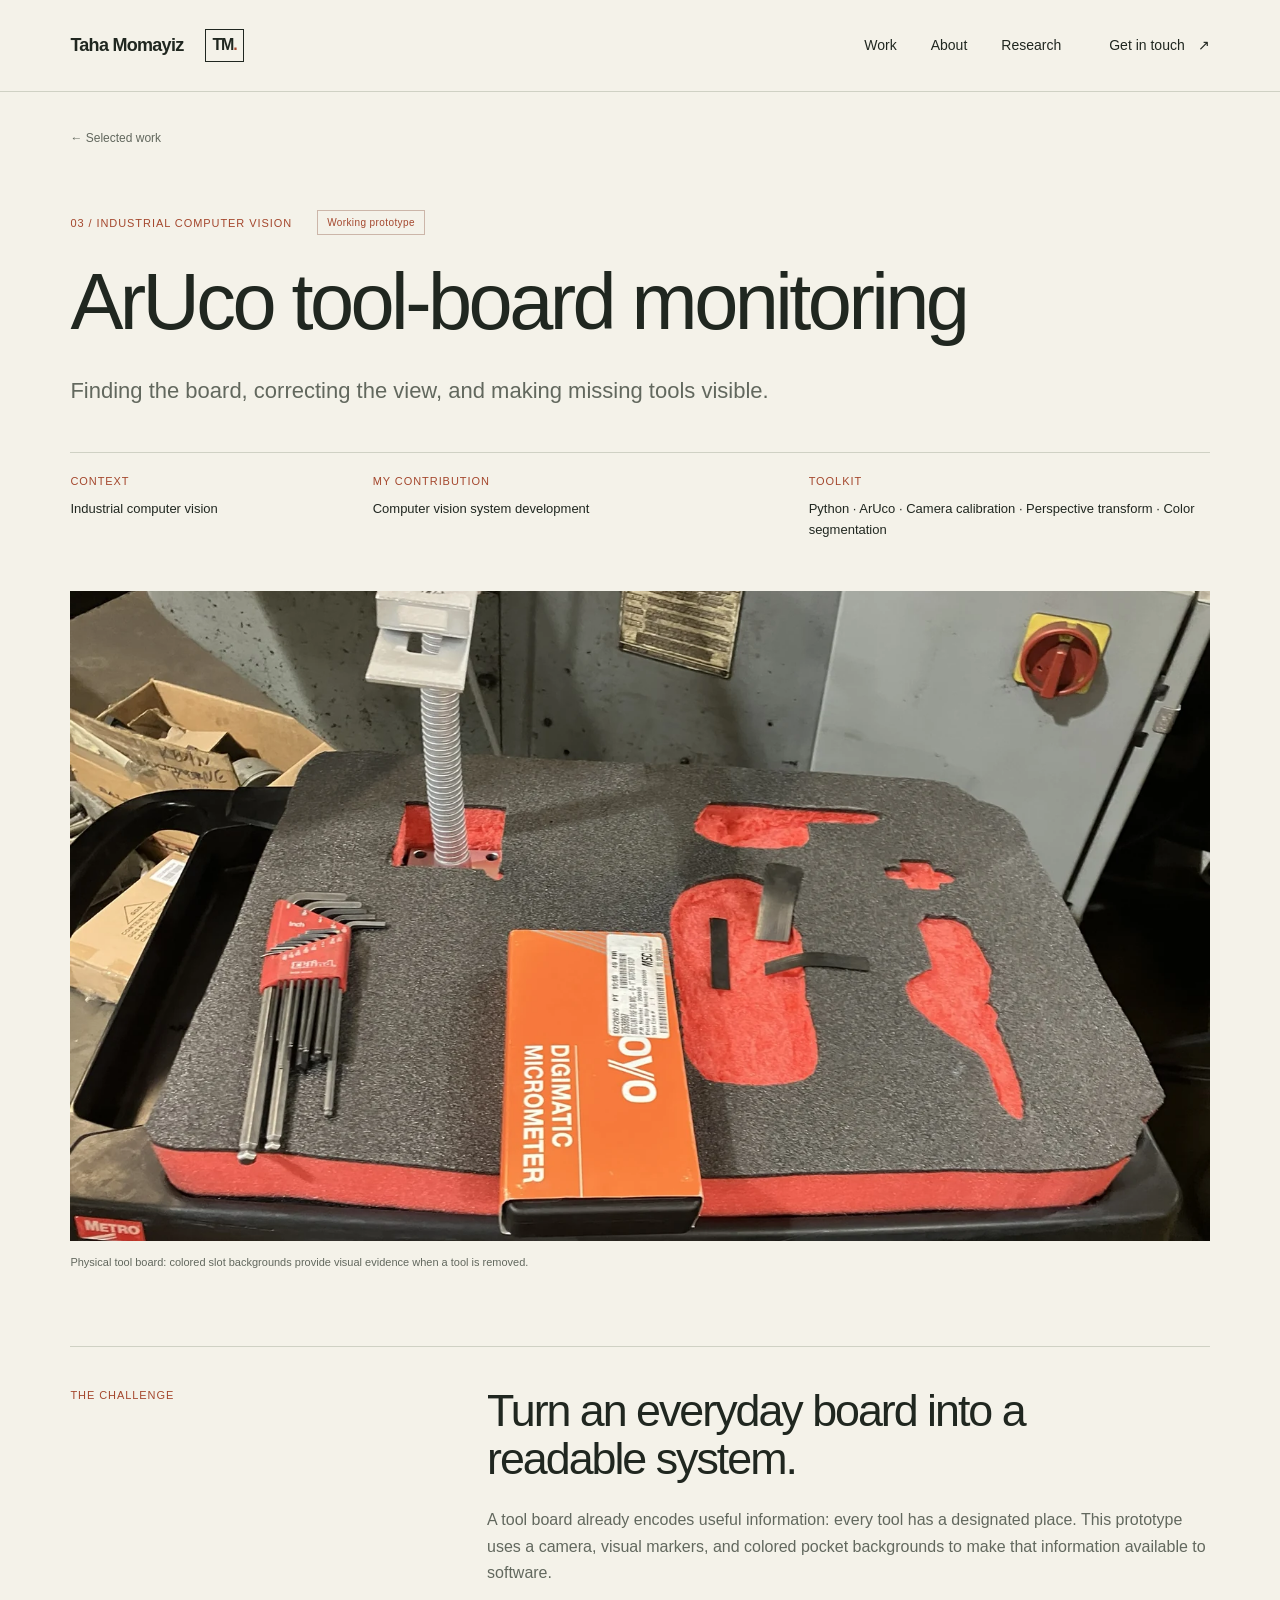
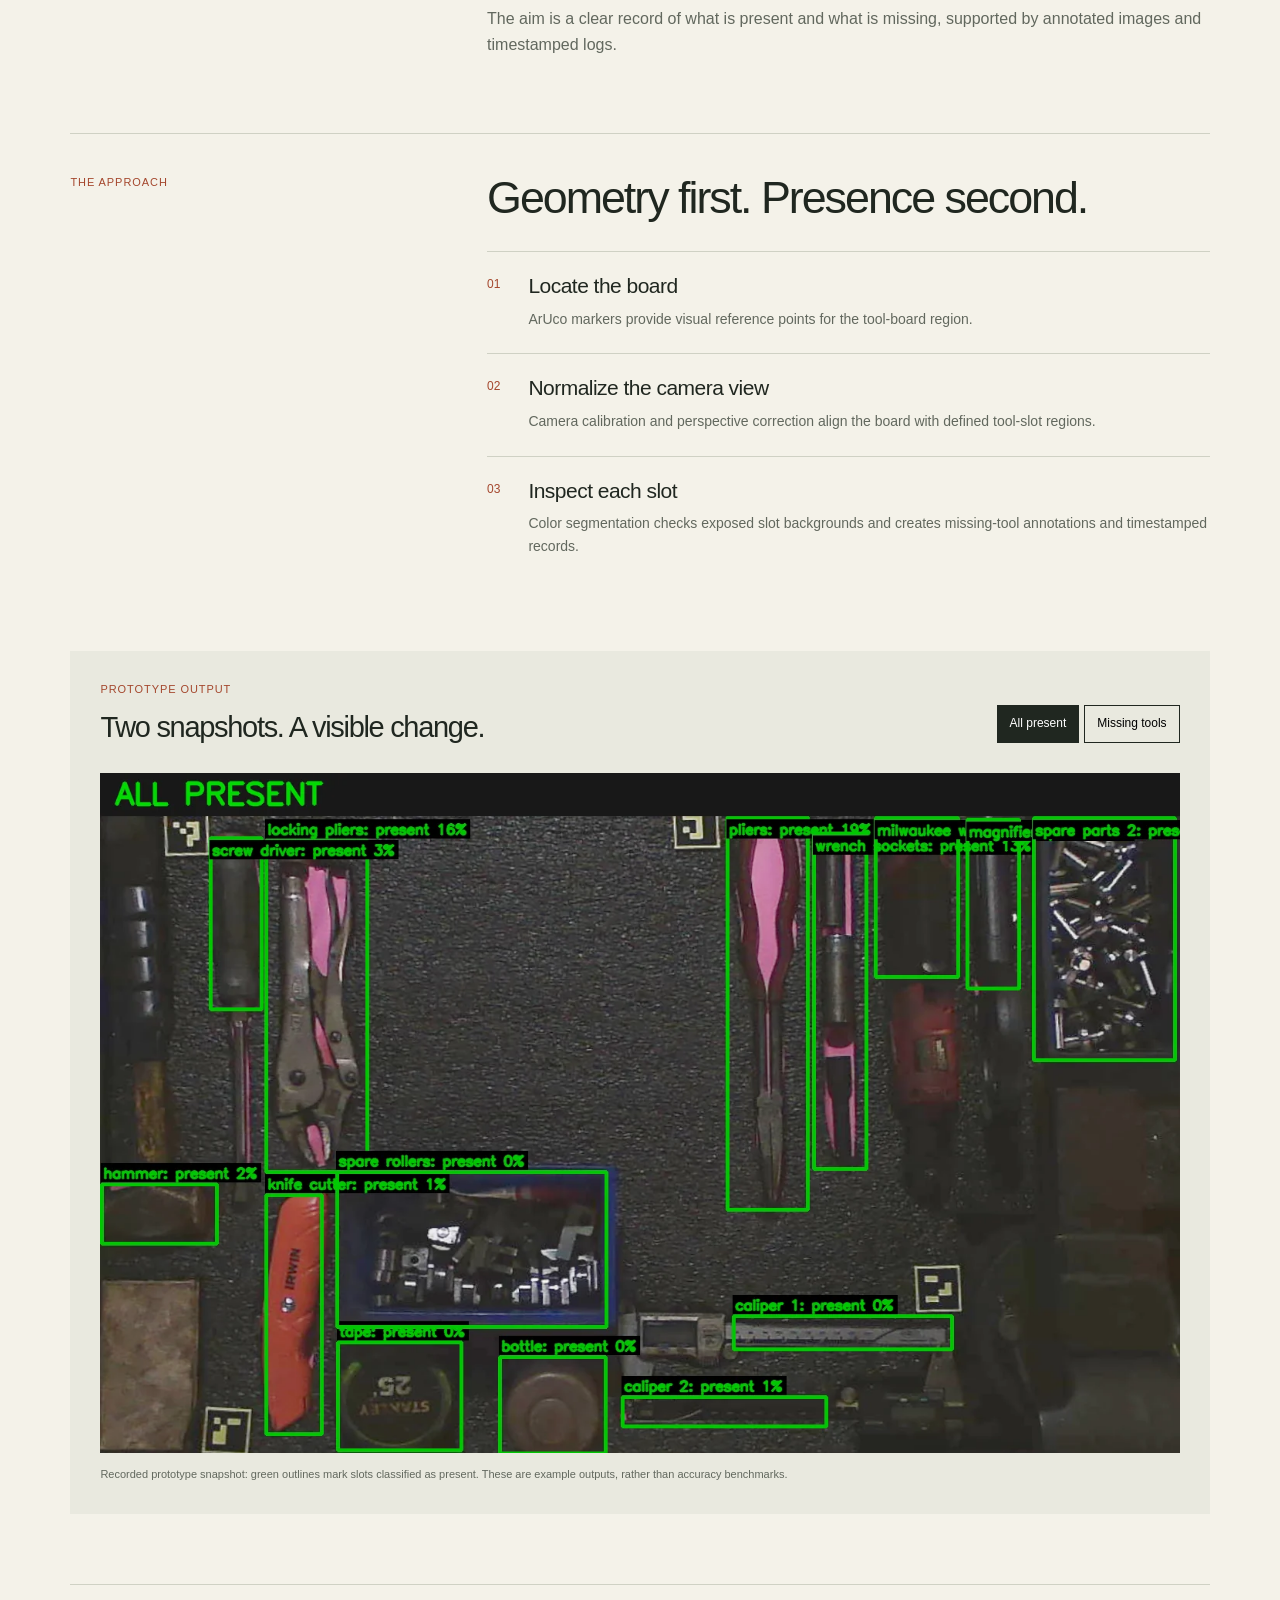
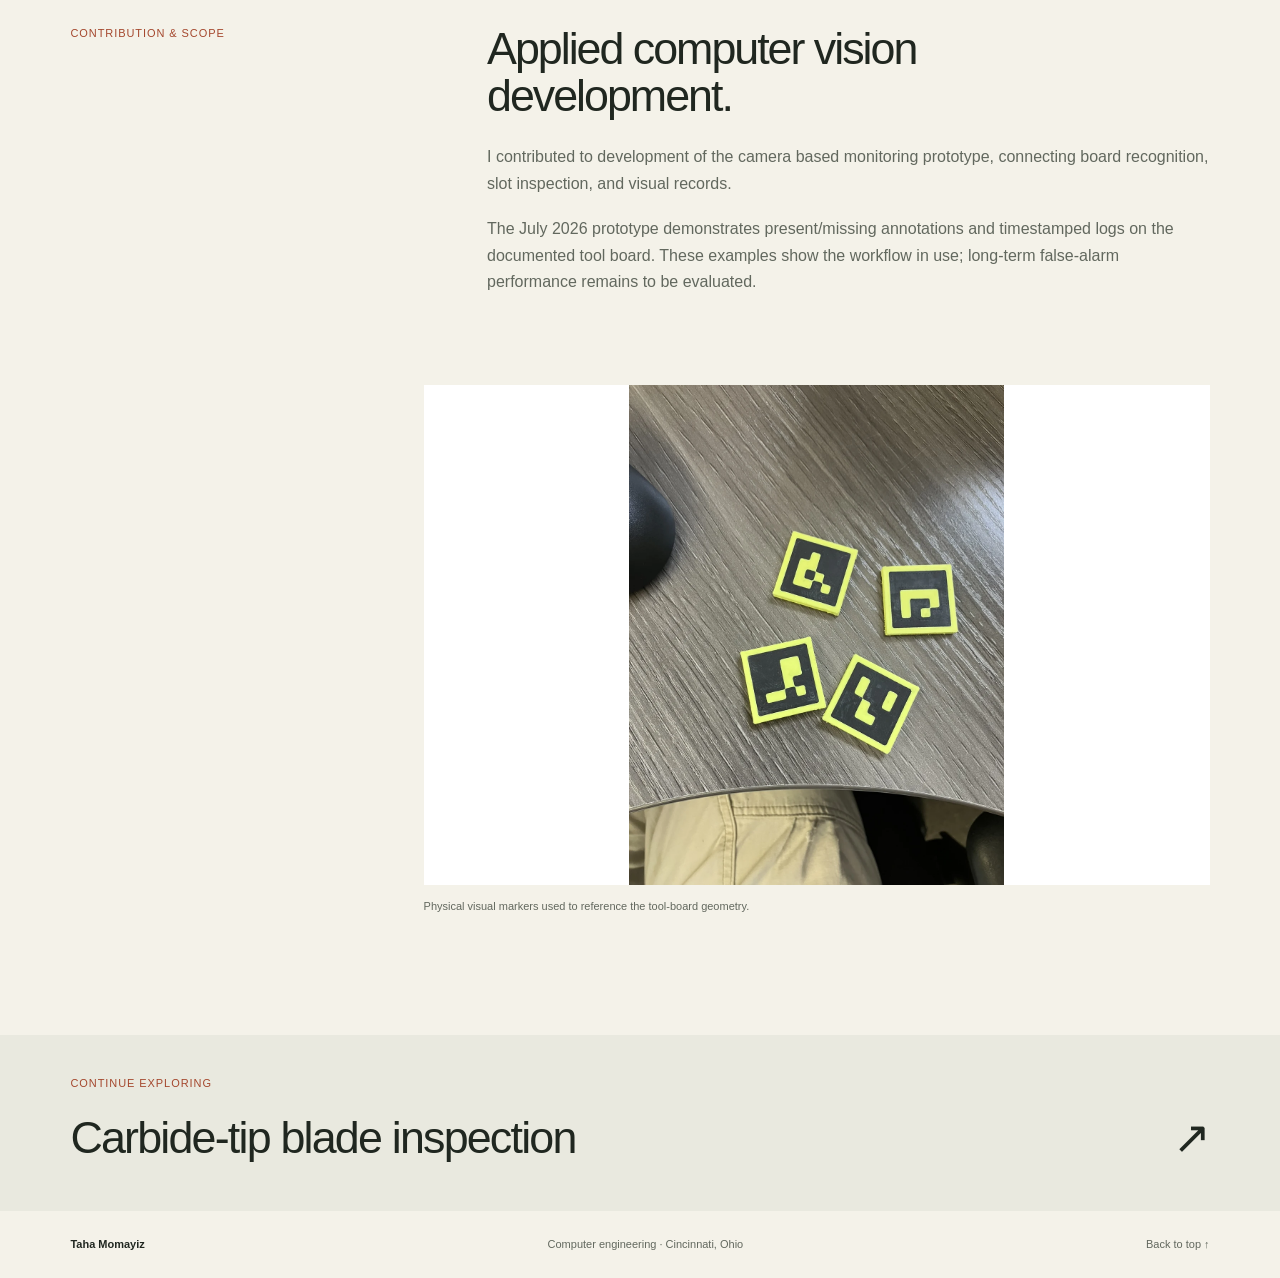
<file: projects/tool-board-monitoring.html>
<!doctype html><html lang="en"><head><meta charset="utf-8"><meta name="viewport" content="width=device-width,initial-scale=1"><meta name="theme-color" content="#f4f2e9"><title>ArUco tool-board monitoring — Taha Momayiz</title><meta name="description" content="Computer vision prototype that locates a tool board, checks colored backgrounds, and records missing-tool annotations."><meta property="og:title" content="ArUco tool-board monitoring — Taha Momayiz"><meta property="og:description" content="Computer vision prototype that locates a tool board, checks colored backgrounds, and records missing-tool annotations."><meta property="og:type" content="website"><link rel="icon" href="../assets/favicon.svg" type="image/svg+xml"><link rel="stylesheet" href="../styles.css"><script src="../site.js" defer></script></head><body><a class="skip" href="#main">Skip to content</a><header class="header"><a class="wordmark" href="../index.html" aria-label="Taha Momayiz home">Taha Momayiz<span class="mark">TM<span class="dot">.</span></span></a><button class="menu-toggle" aria-expanded="false" aria-controls="navigation">Menu <span aria-hidden="true">+</span></button><nav id="navigation" aria-label="Main navigation"><a href="../index.html#work">Work</a><a href="../index.html#about">About</a><a href="../index.html#research">Research</a><a class="nav-contact" href="../index.html#contact">Get in touch <span aria-hidden="true">↗</span></a></nav></header><main id="main"><section class="case-hero" id="top"><a class="back-link" href="../index.html#work">← Selected work</a><div class="case-heading"><p class="eyebrow">03 / Industrial computer vision</p><span class="status">Working prototype</span></div><h1>ArUco tool-board monitoring</h1><p class="case-lead">Finding the board, correcting the view, and making missing tools visible.</p><dl class="case-facts"><div><dt>Context</dt><dd>Industrial computer vision</dd></div><div><dt>My contribution</dt><dd>Computer vision system development</dd></div><div><dt>Toolkit</dt><dd>Python · ArUco · Camera calibration · Perspective transform · Color segmentation</dd></div></dl><figure class="case-cover"><img src="../assets/tool-board.webp" width="1600" height="1200" alt="Physical foam tool board with colored pockets and workshop tools" loading="lazy"><figcaption>Physical tool board: colored slot backgrounds provide visual evidence when a tool is removed.</figcaption></figure></section><div class="case-body"><section class="case-section"><p class="eyebrow">The challenge</p><div><h2>Turn an everyday board into a readable system.</h2><p>A tool board already encodes useful information: every tool has a designated place. This prototype uses a camera, visual markers, and colored pocket backgrounds to make that information available to software.</p><p>The aim is a clear record of what is present and what is missing, supported by annotated images and timestamped logs.</p></div></section><section class="case-section"><p class="eyebrow">The approach</p><div><h2>Geometry first. Presence second.</h2><ol class="process"><li><span>01</span><div><h3>Locate the board</h3><p>ArUco markers provide visual reference points for the tool-board region.</p></div></li><li><span>02</span><div><h3>Normalize the camera view</h3><p>Camera calibration and perspective correction align the board with defined tool-slot regions.</p></div></li><li><span>03</span><div><h3>Inspect each slot</h3><p>Color segmentation checks exposed slot backgrounds and creates missing-tool annotations and timestamped records.</p></div></li></ol></div></section><section class="comparison" aria-labelledby="comparison-title"><div class="comparison-heading"><div><p class="eyebrow">Prototype output</p><h2 id="comparison-title">Two snapshots. A visible change.</h2></div><div class="compare-controls" role="group" aria-label="Choose prototype snapshot"><button type="button" data-snapshot="present" aria-pressed="true">All present</button><button type="button" data-snapshot="missing" aria-pressed="false">Missing tools</button></div></div><figure><img id="snapshot-image" src="../assets/tool-present.webp" width="1400" height="882" alt="Prototype output marking all tool slots as present with green outlines" loading="lazy"><figcaption id="snapshot-caption" aria-live="polite">Recorded prototype snapshot: green outlines mark slots classified as present. These are example outputs, rather than accuracy benchmarks.</figcaption></figure></section><section class="case-section"><p class="eyebrow">Contribution &amp; scope</p><div><h2>Applied computer vision development.</h2><p>I contributed to development of the camera based monitoring prototype, connecting board recognition, slot inspection, and visual records.</p><p>The July 2026 prototype demonstrates present/missing annotations and timestamped logs on the documented tool board. These examples show the workflow in use; long-term false-alarm performance remains to be evaluated.</p></div></section><figure class="inline-figure narrow"><img src="../assets/tool-markers.webp" width="1050" height="1400" alt="Four physical square ArUco reference markers on a workshop surface" loading="lazy"><figcaption>Physical visual markers used to reference the tool-board geometry.</figcaption></figure></div><section class="next-project"><p class="eyebrow">Continue exploring</p><a href="blade-inspection.html">Carbide-tip blade inspection<span aria-hidden="true">↗</span></a></section></main><footer class="footer"><a href="../index.html">Taha Momayiz</a><span>Computer engineering · Cincinnati, Ohio</span><a href="#top">Back to top ↑</a></footer></body></html>
</file>
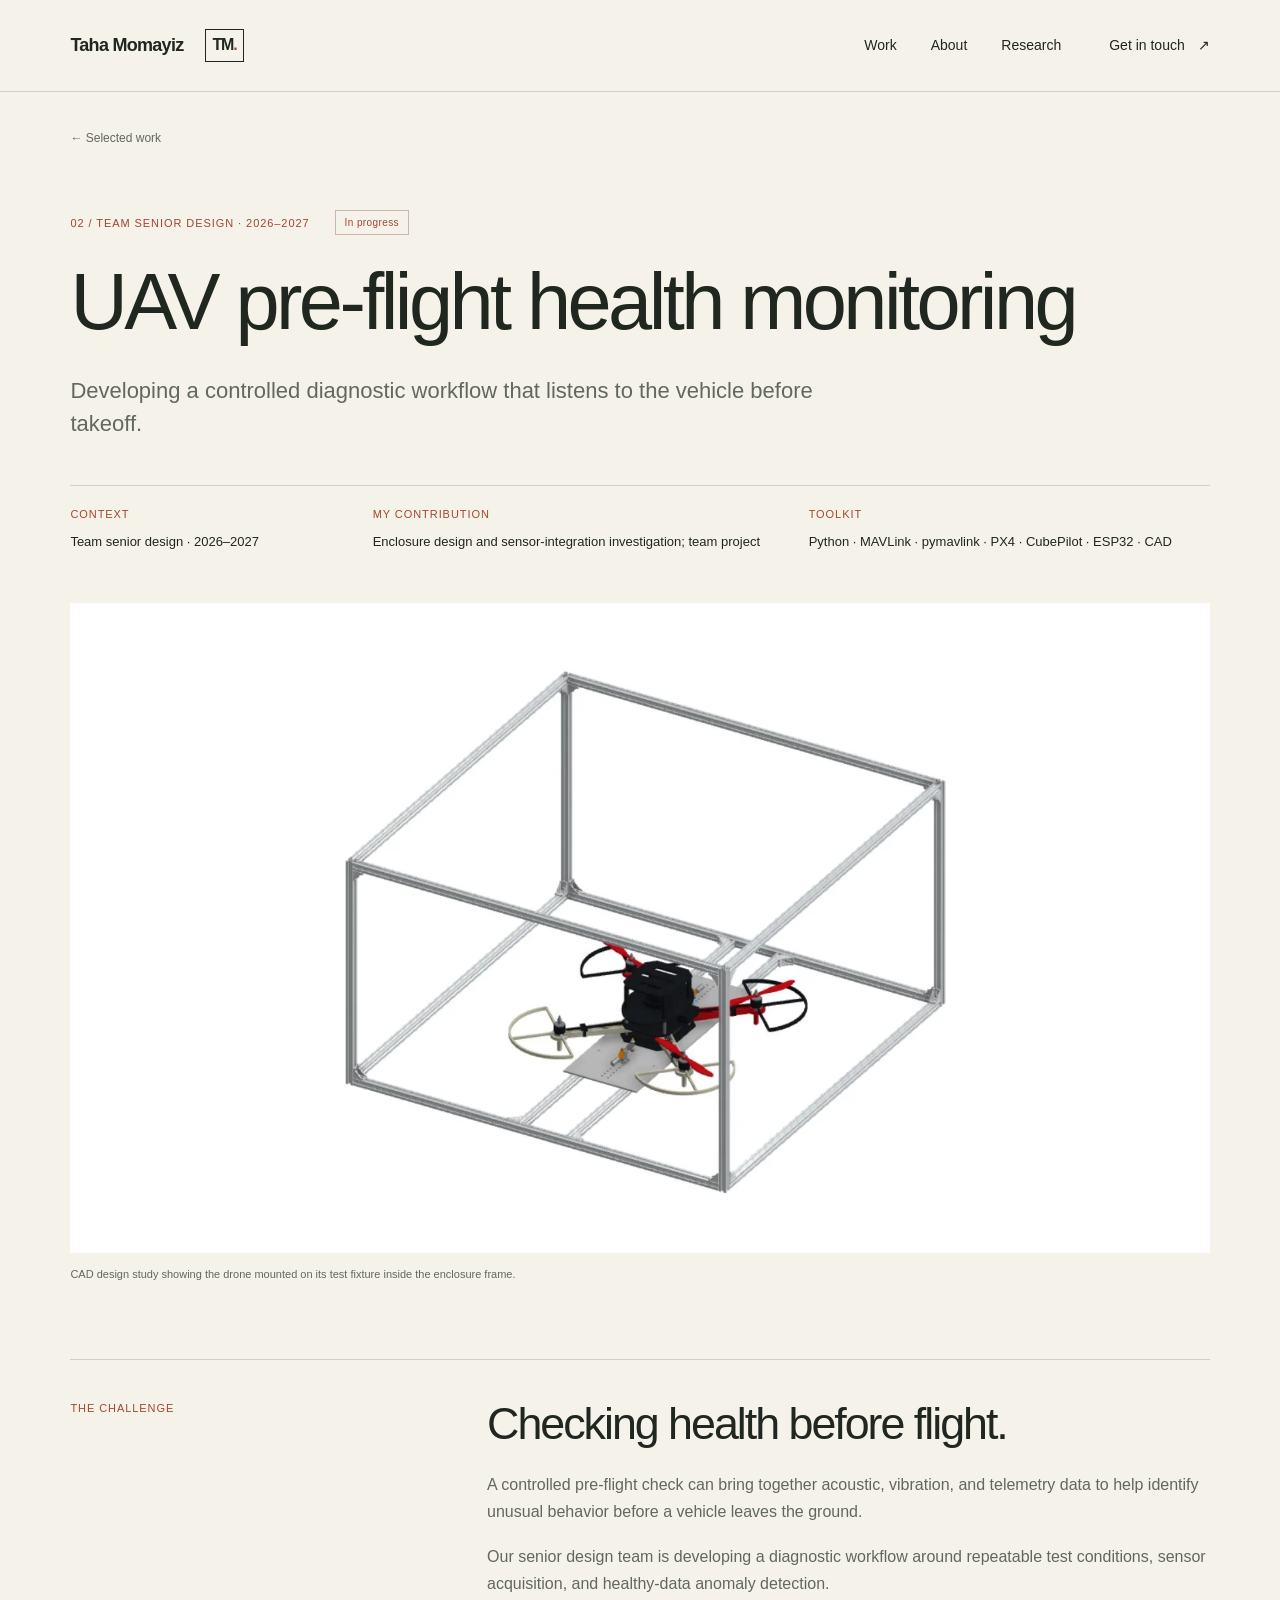
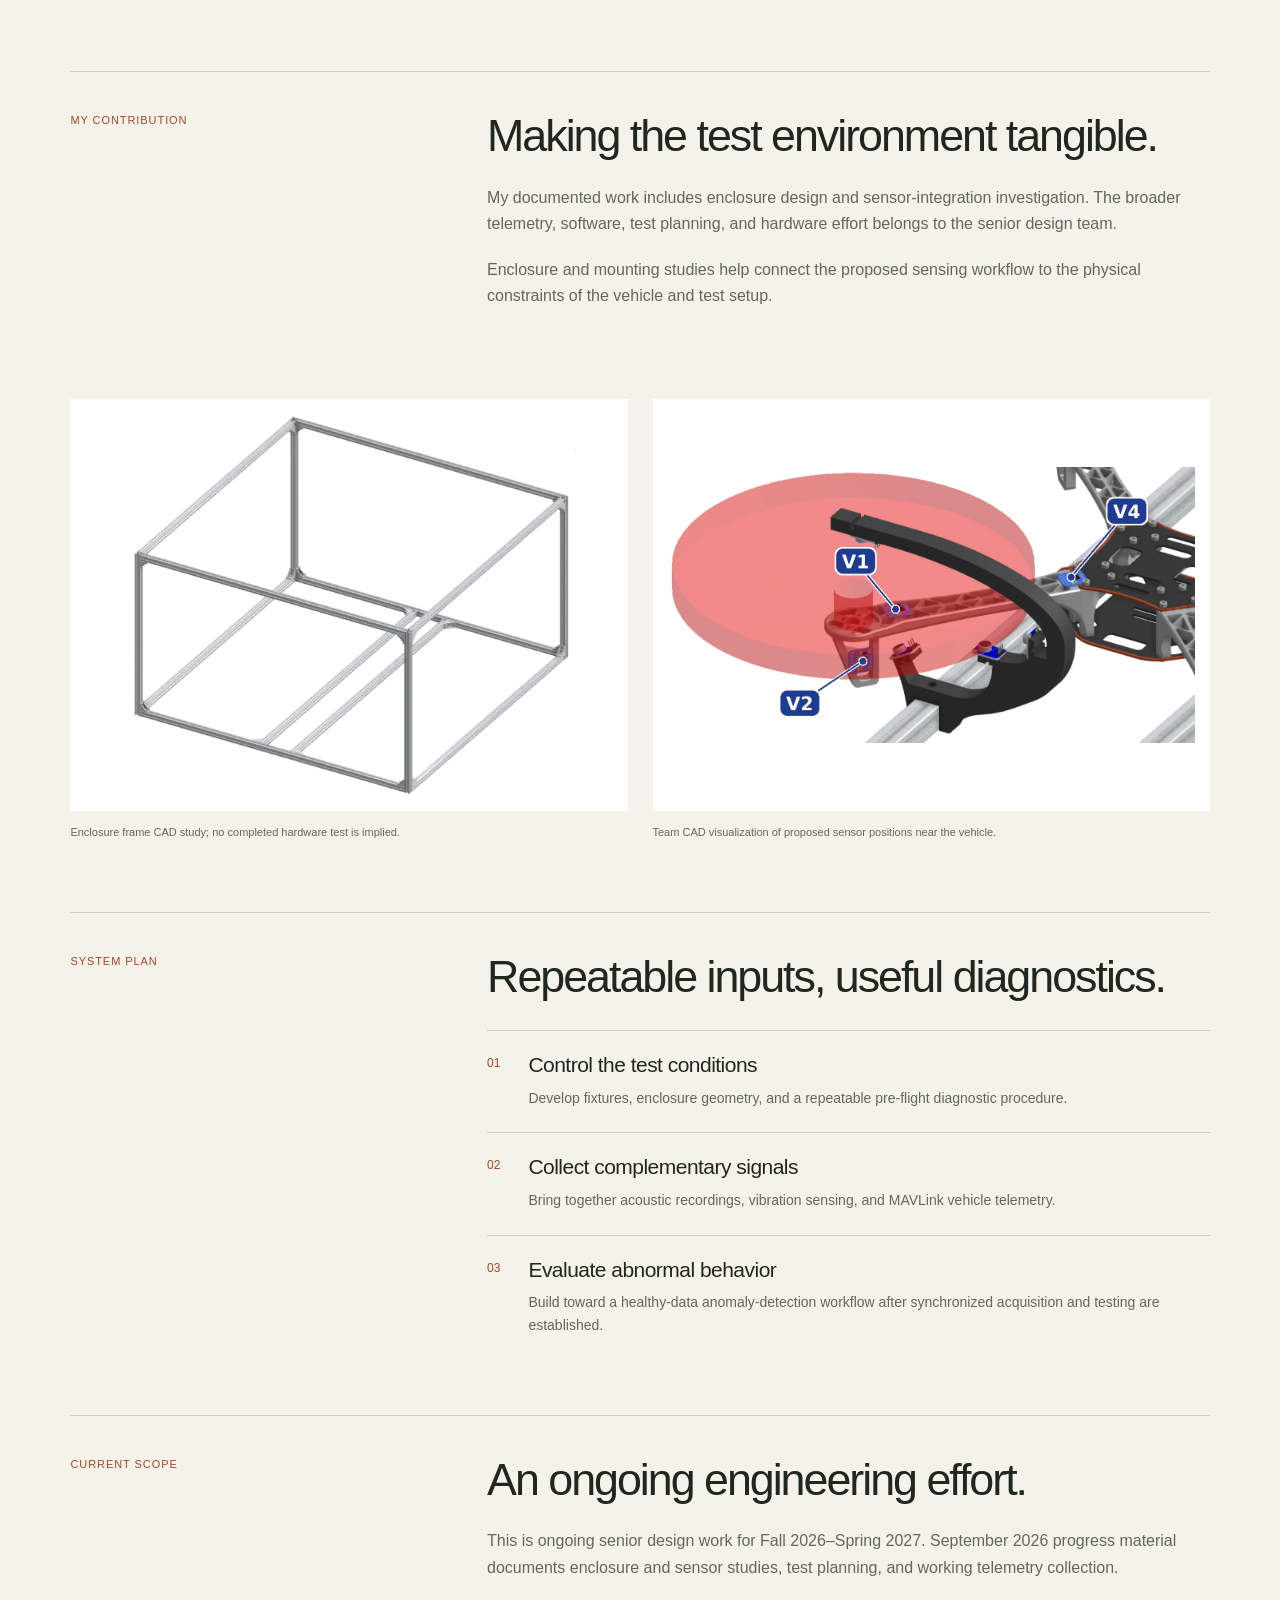
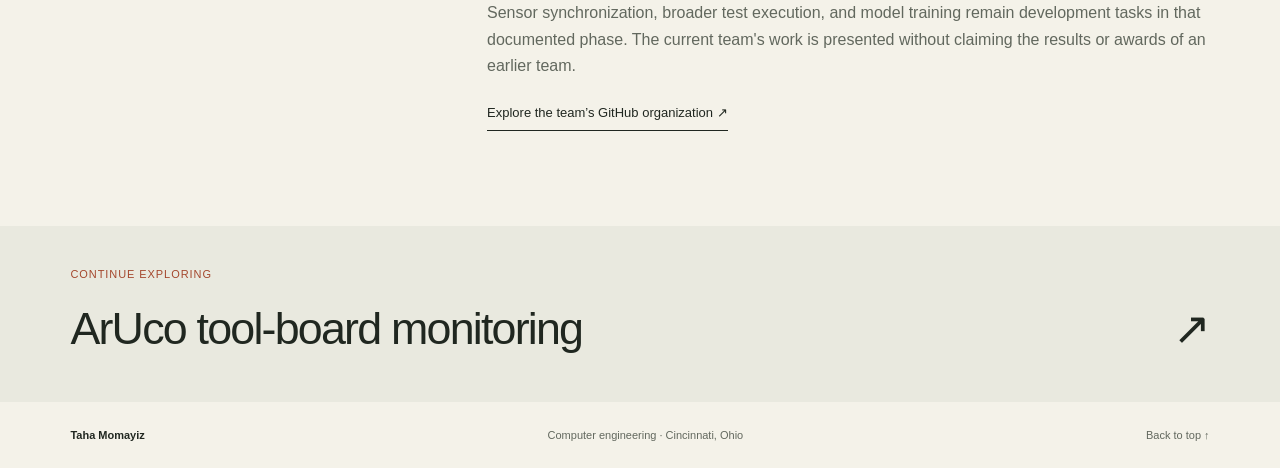
<file: projects/uav-health-monitoring.html>
<!doctype html><html lang="en"><head><meta charset="utf-8"><meta name="viewport" content="width=device-width,initial-scale=1"><meta name="theme-color" content="#f4f2e9"><title>UAV pre-flight health monitoring — Taha Momayiz</title><meta name="description" content="Ongoing senior design project on acoustic and vibration sensing, telemetry, and a controlled UAV diagnostic workflow."><meta property="og:title" content="UAV pre-flight health monitoring — Taha Momayiz"><meta property="og:description" content="Ongoing senior design project on acoustic and vibration sensing, telemetry, and a controlled UAV diagnostic workflow."><meta property="og:type" content="website"><link rel="icon" href="../assets/favicon.svg" type="image/svg+xml"><link rel="stylesheet" href="../styles.css"><script src="../site.js" defer></script></head><body><a class="skip" href="#main">Skip to content</a><header class="header"><a class="wordmark" href="../index.html" aria-label="Taha Momayiz home">Taha Momayiz<span class="mark">TM<span class="dot">.</span></span></a><button class="menu-toggle" aria-expanded="false" aria-controls="navigation">Menu <span aria-hidden="true">+</span></button><nav id="navigation" aria-label="Main navigation"><a href="../index.html#work">Work</a><a href="../index.html#about">About</a><a href="../index.html#research">Research</a><a class="nav-contact" href="../index.html#contact">Get in touch <span aria-hidden="true">↗</span></a></nav></header><main id="main"><section class="case-hero" id="top"><a class="back-link" href="../index.html#work">← Selected work</a><div class="case-heading"><p class="eyebrow">02 / Team senior design · 2026–2027</p><span class="status">In progress</span></div><h1>UAV pre-flight health monitoring</h1><p class="case-lead">Developing a controlled diagnostic workflow that listens to the vehicle before takeoff.</p><dl class="case-facts"><div><dt>Context</dt><dd>Team senior design · 2026–2027</dd></div><div><dt>My contribution</dt><dd>Enclosure design and sensor-integration investigation; team project</dd></div><div><dt>Toolkit</dt><dd>Python · MAVLink · pymavlink · PX4 · CubePilot · ESP32 · CAD</dd></div></dl><figure class="case-cover cad"><img src="../assets/uav-mounted-rig.webp" width="991" height="866" alt="CAD rendering of the UAV mounted on a test fixture inside the enclosure frame" loading="lazy"><figcaption>CAD design study showing the drone mounted on its test fixture inside the enclosure frame.</figcaption></figure></section><div class="case-body"><section class="case-section"><p class="eyebrow">The challenge</p><div><h2>Checking health before flight.</h2><p>A controlled pre-flight check can bring together acoustic, vibration, and telemetry data to help identify unusual behavior before a vehicle leaves the ground.</p><p>Our senior design team is developing a diagnostic workflow around repeatable test conditions, sensor acquisition, and healthy-data anomaly detection.</p></div></section><section class="case-section"><p class="eyebrow">My contribution</p><div><h2>Making the test environment tangible.</h2><p>My documented work includes enclosure design and sensor-integration investigation. The broader telemetry, software, test planning, and hardware effort belongs to the senior design team.</p><p>Enclosure and mounting studies help connect the proposed sensing workflow to the physical constraints of the vehicle and test setup.</p></div></section><div class="figure-pair"><figure class=""><img src="../assets/uav-frame.webp" width="1221" height="1029" alt="CAD model of the enclosure frame without mesh" loading="lazy"><figcaption>Enclosure frame CAD study; no completed hardware test is implied.</figcaption></figure><figure class=""><img src="../assets/uav-mount.webp" width="1321" height="690" alt="CAD detail of sensor locations near a drone propeller and mounting rail" loading="lazy"><figcaption>Team CAD visualization of proposed sensor positions near the vehicle.</figcaption></figure></div><section class="case-section"><p class="eyebrow">System plan</p><div><h2>Repeatable inputs, useful diagnostics.</h2><ol class="process"><li><span>01</span><div><h3>Control the test conditions</h3><p>Develop fixtures, enclosure geometry, and a repeatable pre-flight diagnostic procedure.</p></div></li><li><span>02</span><div><h3>Collect complementary signals</h3><p>Bring together acoustic recordings, vibration sensing, and MAVLink vehicle telemetry.</p></div></li><li><span>03</span><div><h3>Evaluate abnormal behavior</h3><p>Build toward a healthy-data anomaly-detection workflow after synchronized acquisition and testing are established.</p></div></li></ol></div></section><section class="case-section"><p class="eyebrow">Current scope</p><div><h2>An ongoing engineering effort.</h2><p>This is ongoing senior design work for Fall 2026–Spring 2027. September 2026 progress material documents enclosure and sensor studies, test planning, and working telemetry collection.</p><p>Sensor synchronization, broader test execution, and model training remain development tasks in that documented phase. The current team's work is presented without claiming the results or awards of an earlier team.</p><a class="text-link" href="https://github.com/Capstone-UAV" target="_blank" rel="noopener noreferrer">Explore the team’s GitHub organization ↗<span class="sr-only"> (opens in a new tab)</span></a></div></section></div><section class="next-project"><p class="eyebrow">Continue exploring</p><a href="tool-board-monitoring.html">ArUco tool-board monitoring<span aria-hidden="true">↗</span></a></section></main><footer class="footer"><a href="../index.html">Taha Momayiz</a><span>Computer engineering · Cincinnati, Ohio</span><a href="#top">Back to top ↑</a></footer></body></html>
</file>
<file: styles.css>
@charset "UTF-8";
:root{--paper:#f4f2e9;--ink:#202720;--muted:#62685e;--line:#cfd1c4;--accent:#a4472d;--white:#fcfbf5;--sans:Arial,Helvetica,sans-serif;--serif:Georgia,'Times New Roman',serif}*{box-sizing:border-box}html{scroll-behavior:smooth;scroll-padding-top:95px}body{margin:0;background:var(--paper);color:var(--ink);font-family:var(--sans);font-size:16px;line-height:1.65}a{color:inherit;text-decoration:none}button{font:inherit}img{display:block;max-width:100%;height:auto}figure{margin:0}p{margin:0 0 1.2em}h1,h2,h3{font-weight:500;line-height:1.06;letter-spacing:-.045em;margin:0}em{font-family:var(--serif);font-weight:400}h2{font-size:clamp(36px,4.3vw,62px)}h3{font-size:clamp(28px,3vw,42px)}a:focus-visible,button:focus-visible{outline:3px solid var(--accent);outline-offset:5px}.sr-only{position:absolute;width:1px;height:1px;padding:0;margin:-1px;overflow:hidden;clip:rect(0,0,0,0);white-space:nowrap;border:0}.skip{position:fixed;z-index:10;top:-80px;left:20px;background:var(--ink);color:white;padding:12px}.skip:focus{top:10px}.header{max-width:1440px;margin:auto;padding:28px 5.5%;display:flex;align-items:center;justify-content:space-between;border-bottom:1px solid var(--line);gap:24px}.wordmark{font-weight:600;font-size:18px;letter-spacing:-.04em;display:flex;gap:22px;align-items:center}.mark{font-size:16px;border:1px solid var(--ink);padding:2px 6px;letter-spacing:-.07em}.dot{color:var(--accent)}nav{display:flex;gap:34px;align-items:center;font-size:14px}nav a{padding:6px 0}nav a:hover{color:var(--accent)}.nav-contact{margin-left:14px}.nav-contact span{margin-left:9px}.menu-toggle{display:none}.hero,.section,.case-hero,.case-body,.next-project{max-width:1440px;margin:auto;padding-left:5.5%;padding-right:5.5%}.hero{padding-top:38px}.hero-meta,.hero-grid,.hero-figure figcaption,.discipline-line,.project-meta,.section-heading,.case-heading{display:flex;justify-content:space-between}.eyebrow,.folio,.project-meta,.image-label,.tech,.publication-status,.case-facts dt,.education dt,.media-type{font-family:var(--sans);font-size:11px;line-height:1.5;letter-spacing:.085em;text-transform:uppercase}.eyebrow{color:var(--accent);margin:0}.folio{color:var(--muted)}.hero-grid{align-items:center;gap:7%;padding:64px 0 68px}.hero-copy{flex:1}.hero h1{font-size:clamp(66px,7.8vw,114px);letter-spacing:-.065em;line-height:.96}.hero h1 em{color:var(--accent)}.hero-intro{max-width:440px;font-size:18px;line-height:1.6;margin:28px 0}.button{display:inline-flex;align-items:center;justify-content:space-between;gap:30px;background:var(--ink);color:var(--white);font-size:13px;padding:15px 21px;border:1px solid var(--ink);transition:background .2s}.button:hover{background:var(--accent);border-color:var(--accent)}.hero-note{display:flex;gap:14px;margin-top:36px;color:var(--muted);font-size:11px;line-height:1.6}.hero-note p{margin:0}.cross{font-size:24px;color:var(--accent);line-height:1.1}.hero-figure{width:47%;position:relative;margin-top:12px}.hero-figure img{width:100%;aspect-ratio:1.38;object-fit:cover}.image-label{display:flex;justify-content:space-between;color:var(--muted);padding:0 0 12px}.hero-figure figcaption{font-size:10px;color:var(--muted);gap:20px;padding:12px 0;border-bottom:1px solid var(--line)}.hero-stamp{position:absolute;right:-14px;bottom:64px;padding:14px 20px;background:var(--paper);border:1px solid var(--ink);font-size:10px;line-height:1.55;transform:rotate(-5deg);letter-spacing:.05em}.hero-stamp strong{font-size:12px;font-weight:500}.discipline-line{border-top:1px solid var(--line);border-bottom:1px solid var(--line);padding:18px 0;font-size:12px;color:var(--muted)}.section{padding-top:100px;padding-bottom:100px}.section-heading{gap:4%;align-items:flex-start;margin-bottom:55px}.section-heading .eyebrow{width:19%;padding-top:7px}.section-heading h2{width:45%}.section-intro{width:27%;font-size:14px;margin-top:6px;color:var(--muted)}.project{display:grid;grid-template-columns:1.25fr 1fr;gap:8%;padding:40px 0 64px;border-bottom:1px solid var(--line);margin-bottom:24px;align-items:center}.project-image{position:relative;display:block;background:#e8e8e1;overflow:hidden}.project-image img{width:100%;aspect-ratio:1.45;object-fit:cover;transition:transform .5s}.project-image:hover img{transform:scale(1.025)}.project-image.cad img{object-fit:contain;padding:12px;background:#fff}.image-link{position:absolute;bottom:0;right:0;background:var(--paper);padding:8px 20px;font-size:24px}.media-type{position:absolute;left:14px;bottom:14px;padding:4px 7px;background:var(--paper);color:var(--muted);font-size:9px}.project-copy h3{margin:20px 0}.project-copy p{color:var(--muted);max-width:410px;font-size:15px}.project-meta{align-items:center;gap:14px;color:var(--muted);font-size:10px;letter-spacing:.05em}.status{display:inline-block;color:var(--accent);border:1px solid #ccb6a9;padding:4px 9px;font-size:10px;line-height:1.5;letter-spacing:.04em;white-space:nowrap}.ongoing{color:#47614c;border-color:#b6c3b6}.project-copy .tech{font-size:10px;letter-spacing:.035em;margin-top:25px}.text-link{font-size:13px;border-bottom:1px solid var(--ink);padding-bottom:7px;display:inline-block}.text-link span{margin-left:18px}.text-link:hover{color:var(--accent);border-color:var(--accent)}.project-reverse{grid-template-columns:1fr 1.25fr}.project-reverse .project-image{grid-column:2;grid-row:1}.project-reverse .project-copy{grid-column:1;grid-row:1}.project-text{display:grid;grid-template-columns:1.25fr 1fr;gap:8%;padding:45px 0 0;align-items:start}.project-text h3{margin-top:18px}.project-text p:not(.eyebrow){margin-top:20px;color:var(--muted);max-width:410px;font-size:15px}.about{border-top:1px solid var(--line)}.about-grid{display:grid;grid-template-columns:1fr 1fr;gap:12%;margin-top:35px}.about h2 em{color:var(--accent)}.about-copy p{color:var(--muted);font-size:15px}.about-copy .large-copy{font-size:21px;line-height:1.5;color:var(--ink)}.education{margin-top:35px}.education>div{display:grid;grid-template-columns:90px 1fr;border-top:1px solid var(--line);padding:15px 0}.education dt{color:var(--muted)}.education dd{margin:0;font-size:12px;line-height:1.65}.capabilities{display:grid;grid-template-columns:repeat(3,1fr);gap:50px;margin-top:70px}.capabilities>div{border-top:1px solid var(--ink);padding-top:18px;display:flex;justify-content:space-between;gap:20px}.capabilities span{font-size:18px;letter-spacing:-.04em}.capabilities p{font-size:12px;color:var(--muted);line-height:1.9}.research{background:#e9e9df;display:grid;grid-template-columns:1fr 1.3fr;gap:10%}.research h2{margin-top:32px}.publication-list article{border-top:1px solid #b8bfad;padding:23px 0 32px}.publication-list article+article{margin-top:15px}.publication-status{color:var(--accent);font-size:10px}.publication-list h3{font-size:25px;letter-spacing:-.03em;line-height:1.25;margin:17px 0}.publication-list p{color:var(--muted);font-size:12px}.contact{background:var(--ink);color:var(--paper)}.contact .eyebrow{color:#c99d84}.contact-grid{display:grid;grid-template-columns:1.3fr 1fr;gap:12%;align-items:center;margin-top:35px}.contact h2{font-size:clamp(45px,5.2vw,75px)}.contact h2 em{color:#c99d84}.contact p:not(.eyebrow){font-size:16px;color:#cdd0c4;max-width:350px}.button-light{background:var(--paper);color:var(--ink);border-color:var(--paper)}.button-light:hover{background:#d9b099;color:var(--ink)}.footer{max-width:1440px;margin:auto;display:flex;justify-content:space-between;gap:20px;padding:24px 5.5%;font-size:11px;color:var(--muted)}.footer>a:first-child{color:var(--ink);font-weight:bold}.case-hero{padding-top:32px}.back-link{font-size:12px;color:var(--muted)}.case-heading{align-items:center;justify-content:flex-start;gap:25px;margin:60px 0 25px}.case-hero h1{max-width:1030px;font-size:clamp(44px,6.2vw,84px);line-height:1.05}.case-lead{max-width:760px;font-size:22px;color:var(--muted);margin:30px 0 45px;line-height:1.5}.case-facts{display:grid;grid-template-columns:.8fr 1.2fr 1.2fr;gap:35px;border-top:1px solid var(--line);padding-top:20px;margin:0 0 50px}.case-facts dt{color:var(--accent);margin-bottom:10px}.case-facts dd{margin:0;font-size:13px;line-height:1.6}.case-cover img{max-height:650px;width:100%;object-fit:cover}.case-cover.cad img{object-fit:contain;background:white;padding:30px}.case-cover figcaption,figcaption{color:var(--muted);font-size:11px;line-height:1.6;margin-top:13px;max-width:840px}.case-body{padding-top:75px;padding-bottom:40px}.case-section{display:grid;grid-template-columns:1fr 2.3fr;gap:9%;padding:40px 0 55px;border-top:1px solid var(--line)}.case-section h2{font-size:clamp(29px,3.5vw,46px);max-width:680px;margin-bottom:25px}.case-section p:not(.eyebrow){font-size:16px;color:var(--muted);max-width:735px}.process{list-style:none;padding:0;margin:30px 0 0}.process li{display:flex;gap:28px;border-top:1px solid var(--line);padding:23px 0 6px}.process li>span{font-size:12px;color:var(--accent)}.process h3{font-size:21px;letter-spacing:-.025em;margin-bottom:10px}.process p{font-size:14px!important}.inline-figure{margin:15px 0 80px;padding-left:31%}.inline-figure img{width:100%;background:#fff}.inline-figure.narrow img{max-height:500px;object-fit:contain}.figure-pair{display:grid;grid-template-columns:1fr 1fr;gap:25px;margin:15px 0 70px}.figure-pair img{width:100%;aspect-ratio:1.35;object-fit:contain;background:white;padding:15px}.case-links{display:flex;flex-wrap:wrap;align-items:center;gap:25px;margin-top:30px}.next-project{background:#e9e9df;padding-top:40px;padding-bottom:48px}.next-project>a{display:flex;justify-content:space-between;align-items:center;gap:20px;font-size:clamp(27px,3.5vw,48px);letter-spacing:-.04em;line-height:1.15;margin-top:20px}.next-project>a:hover{color:var(--accent)}.comparison{margin:15px 0 70px;padding:30px;background:#e9e9df}.comparison-heading{display:flex;justify-content:space-between;align-items:end;gap:30px;margin-bottom:30px}.comparison h2{font-size:29px;margin-top:15px}.compare-controls{display:flex;gap:5px;flex-shrink:0}.compare-controls button{border:1px solid var(--ink);background:transparent;padding:8px 12px;font-size:12px;cursor:pointer}.compare-controls button[aria-pressed=true]{background:var(--ink);color:white}.comparison img{width:100%}.technical-summary{background:#e9e9df;padding:35px 40px;margin-top:30px}.pipeline{display:flex;align-items:center;justify-content:space-between;gap:20px;margin:35px 0 25px}.pipeline span{font-size:clamp(15px,2vw,24px);line-height:1.35;letter-spacing:-.02em}.pipeline b{font-weight:normal;color:var(--accent);font-size:25px}.technical-summary>p{font-size:11px;color:var(--muted);margin:0}
@media(min-width:1500px){.header,.hero,.section,.case-hero,.case-body,.next-project,.footer{padding-left:80px;padding-right:80px}}@media(max-width:1000px){.header{padding-top:22px;padding-bottom:22px}nav{gap:22px}.hero-grid{gap:5%;padding-top:50px}.hero h1{font-size:78px}.hero-intro{font-size:16px}.hero-note{font-size:10px}.hero-figure figcaption{flex-direction:column;gap:2px}.section{padding-top:75px;padding-bottom:75px}.section-heading{flex-wrap:wrap}.section-heading .eyebrow{width:100%;margin-bottom:22px}.section-heading h2{width:55%}.section-intro{width:37%}.project,.project-text{gap:5%}.project-meta{flex-wrap:wrap}.project-copy h3{font-size:32px}.capabilities{gap:25px}.capabilities>div{display:block}.capabilities p{margin-top:12px}.comparison-heading{align-items:start;flex-direction:column}.case-section{gap:6%}.case-heading{margin-top:42px}}
@media(max-width:700px){html{scroll-padding-top:20px}.header{padding:18px 6%;position:relative;flex-wrap:wrap}.wordmark{font-size:16px;gap:14px}.menu-toggle{display:flex;gap:20px;background:transparent;border:0;padding:5px 0;font-size:12px;color:var(--ink)}nav{width:100%;display:flex;justify-content:space-between;gap:10px;border-top:1px solid var(--line);padding-top:12px;font-size:12px}.js nav:not(.is-open){display:none}.nav-contact{margin-left:0}.hero,.section,.case-hero,.case-body,.next-project{padding-left:6%;padding-right:6%}.hero{padding-top:25px}.hero-meta{display:block}.folio{display:none}.hero .eyebrow{font-size:9px}.hero-grid{display:block;padding:37px 0 30px}.hero h1{font-size:clamp(65px,15vw,90px)}.hero-intro{font-size:17px;max-width:450px;margin-top:23px}.hero-note{margin-top:25px;font-size:11px}.hero-figure{width:100%;margin-top:40px}.hero-figure img{aspect-ratio:1.5}.hero-figure figcaption{flex-direction:row;font-size:9px}.hero-stamp{bottom:53px;right:8px;padding:9px 14px}.discipline-line{display:grid;grid-template-columns:1fr 1fr;gap:10px;font-size:11px;padding:15px 0}.section{padding-top:60px;padding-bottom:60px}.section-heading{display:block;margin-bottom:27px}.section-heading .eyebrow,.section-heading h2,.section-intro{width:100%}.section-heading h2{font-size:40px}.section-intro{margin-top:20px;max-width:330px}.project,.project-reverse{display:flex;flex-direction:column;gap:25px;padding:20px 0 40px;margin-bottom:24px;align-items:stretch}.project-copy h3{font-size:34px}.project-meta{flex-wrap:nowrap;font-size:9px}.project-copy p{font-size:15px;max-width:100%}.project-image img{aspect-ratio:1.4}.project-copy .tech{margin-top:20px}.project-text{display:block;padding-top:25px}.project-text>div+div{margin-top:25px}.project-text h3{font-size:32px}.project-text p:not(.eyebrow){max-width:100%}.about-grid{display:block;margin-top:25px}.about h2{font-size:43px}.about-copy{margin-top:35px}.about-copy .large-copy{font-size:20px}.capabilities{margin-top:35px;gap:16px}.capabilities span{font-size:17px}.capabilities p{font-size:10px}.research{display:block}.research h2{margin-top:24px}.publication-list{margin-top:40px}.publication-list h3{font-size:23px}.contact-grid{display:block;margin-top:24px}.contact h2{font-size:49px}.contact-grid>div{margin-top:28px}.contact p:not(.eyebrow){font-size:15px}.footer{padding:20px 6%;font-size:10px;flex-wrap:wrap}.footer>span{order:3;width:100%}.case-heading{margin:35px 0 22px;align-items:flex-start;flex-direction:column;gap:12px}.case-hero h1{font-size:43px}.case-lead{font-size:19px;margin:25px 0 32px}.case-facts{grid-template-columns:1fr;gap:18px;margin-bottom:30px}.case-facts>div{display:grid;grid-template-columns:105px 1fr;gap:10px}.case-facts dt{font-size:10px}.case-facts dd{font-size:12px}.case-cover img{max-height:450px}.case-cover.cad img{padding:15px}.case-body{padding-top:40px}.case-section{display:block;padding:25px 0 35px}.case-section .eyebrow{margin-bottom:22px}.case-section h2{font-size:32px}.case-section p:not(.eyebrow){font-size:15px}.inline-figure{padding:0;margin:5px 0 45px}.figure-pair{gap:15px;margin-bottom:40px;grid-template-columns:1fr}.figure-pair img{aspect-ratio:1.5}.process li{gap:20px}.comparison{padding:18px;margin-bottom:40px}.comparison-heading{gap:20px}.comparison h2{font-size:26px}.compare-controls button{padding:9px 16px}.technical-summary{padding:25px}.pipeline{flex-direction:column;align-items:flex-start;gap:12px;margin:25px 0}.pipeline span{font-size:19px}.pipeline b{transform:rotate(90deg);margin-left:30px;font-size:20px}.next-project{padding-top:30px;padding-bottom:35px}.next-project>a{font-size:31px}.button{font-size:12px}.case-links{gap:20px}}
.blade-preview{background:#222}.blade-preview img{object-fit:contain;padding:35px 0;background:#222}.blade-cover img{object-fit:contain;background:#222;padding:35px 0;min-height:250px}.pipeline-gallery{margin:0 0 70px;padding:30px;background:#e9e9df}.pipeline-gallery h2{font-size:36px;margin:18px 0 30px}.pipeline-gallery figure{margin-top:30px}.pipeline-gallery img{width:100%;background:#161916}.pipeline-gallery figcaption{max-width:100%}.pipeline-gallery figure:last-child img{min-height:120px;object-fit:contain}@media(max-width:700px){.pipeline-gallery{padding:18px;margin-bottom:40px}.pipeline-gallery h2{font-size:29px}.blade-cover img{padding:25px 0;min-height:150px}.pipeline-gallery figure:last-child img{min-height:80px}}
.image-expand{display:inline-flex;align-items:center;flex-wrap:wrap;gap:5px;min-height:44px;font-size:12px;text-decoration:underline;text-underline-offset:4px}.image-expand:hover{color:var(--accent)}.new-tab-hint{font-size:10px;color:var(--muted)}
.contact-actions{display:flex;gap:12px;flex-wrap:wrap}.button-outline{background:transparent;color:var(--paper);border-color:#cdd0c4}.button-outline:hover{background:var(--paper);color:var(--ink);border-color:var(--paper)}
@media(prefers-reduced-motion:reduce){html{scroll-behavior:auto}*,*::before,*::after{transition:none!important}}
</file>
